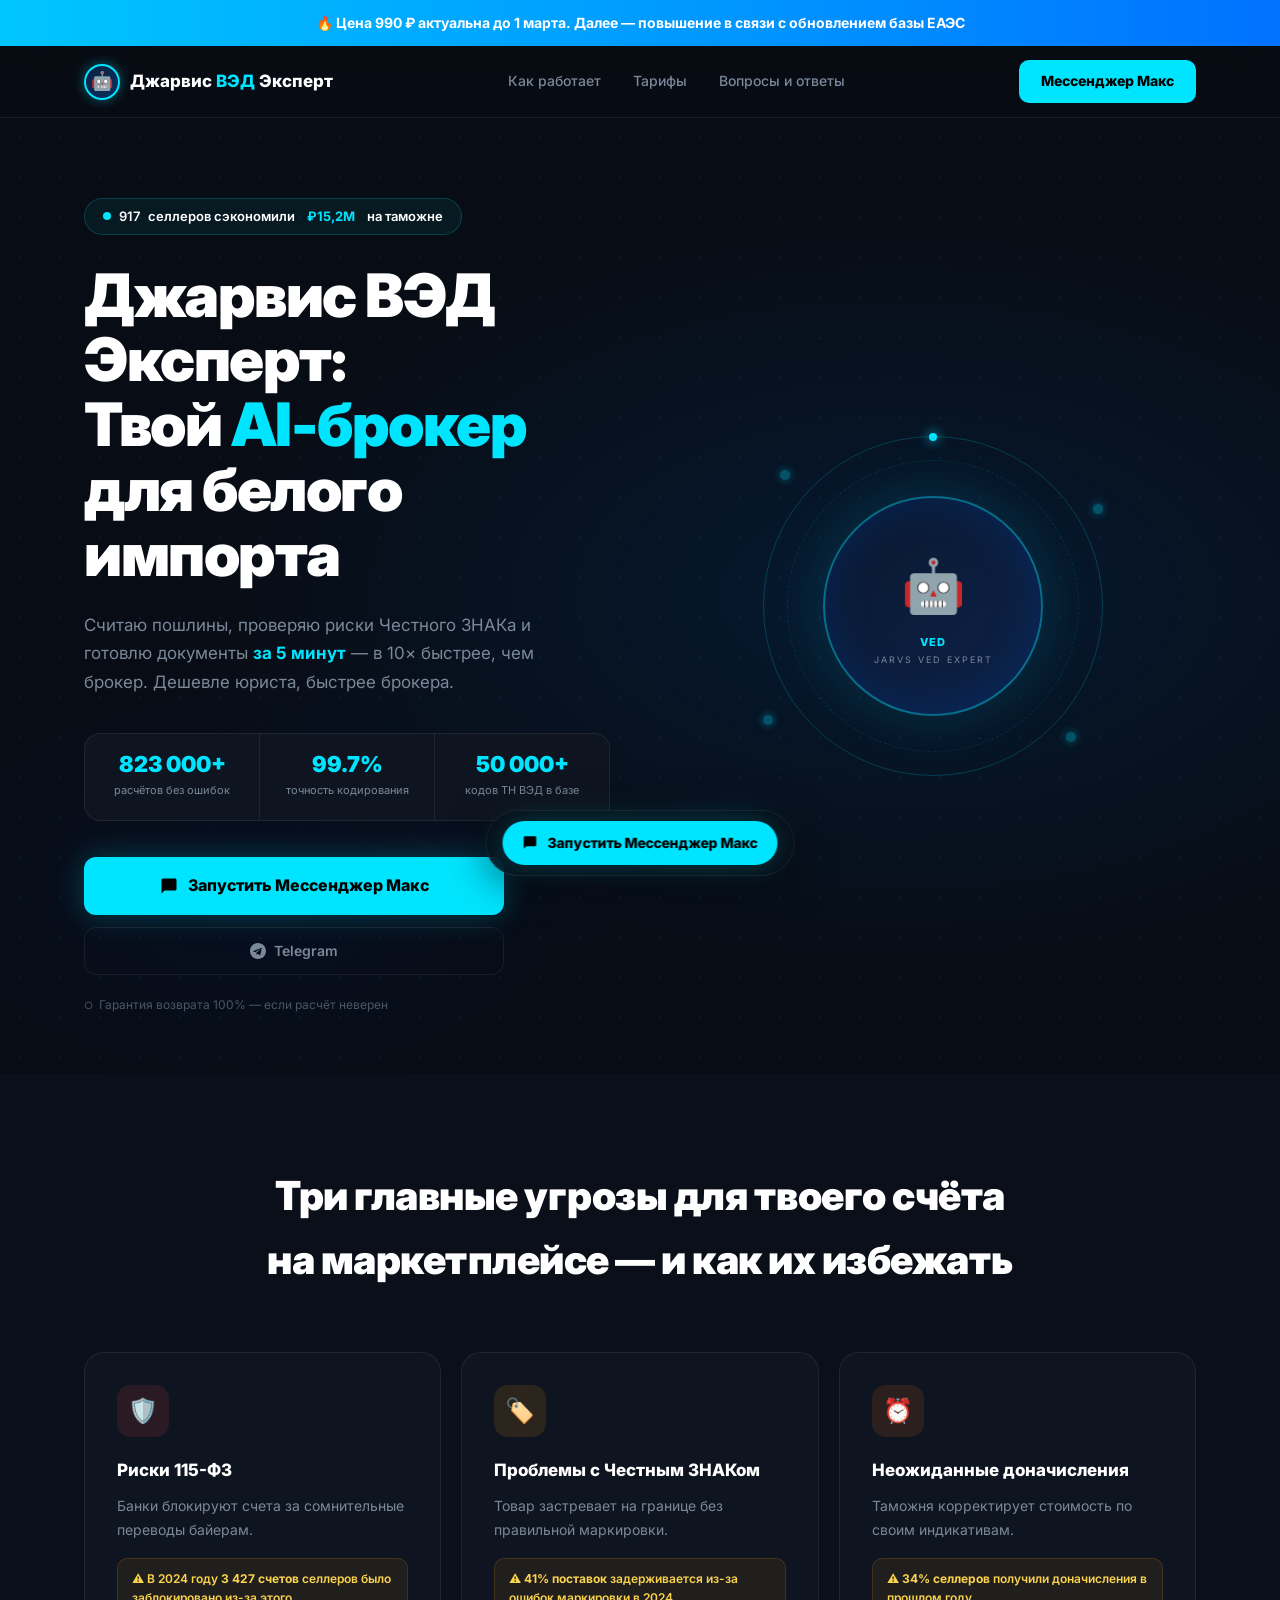
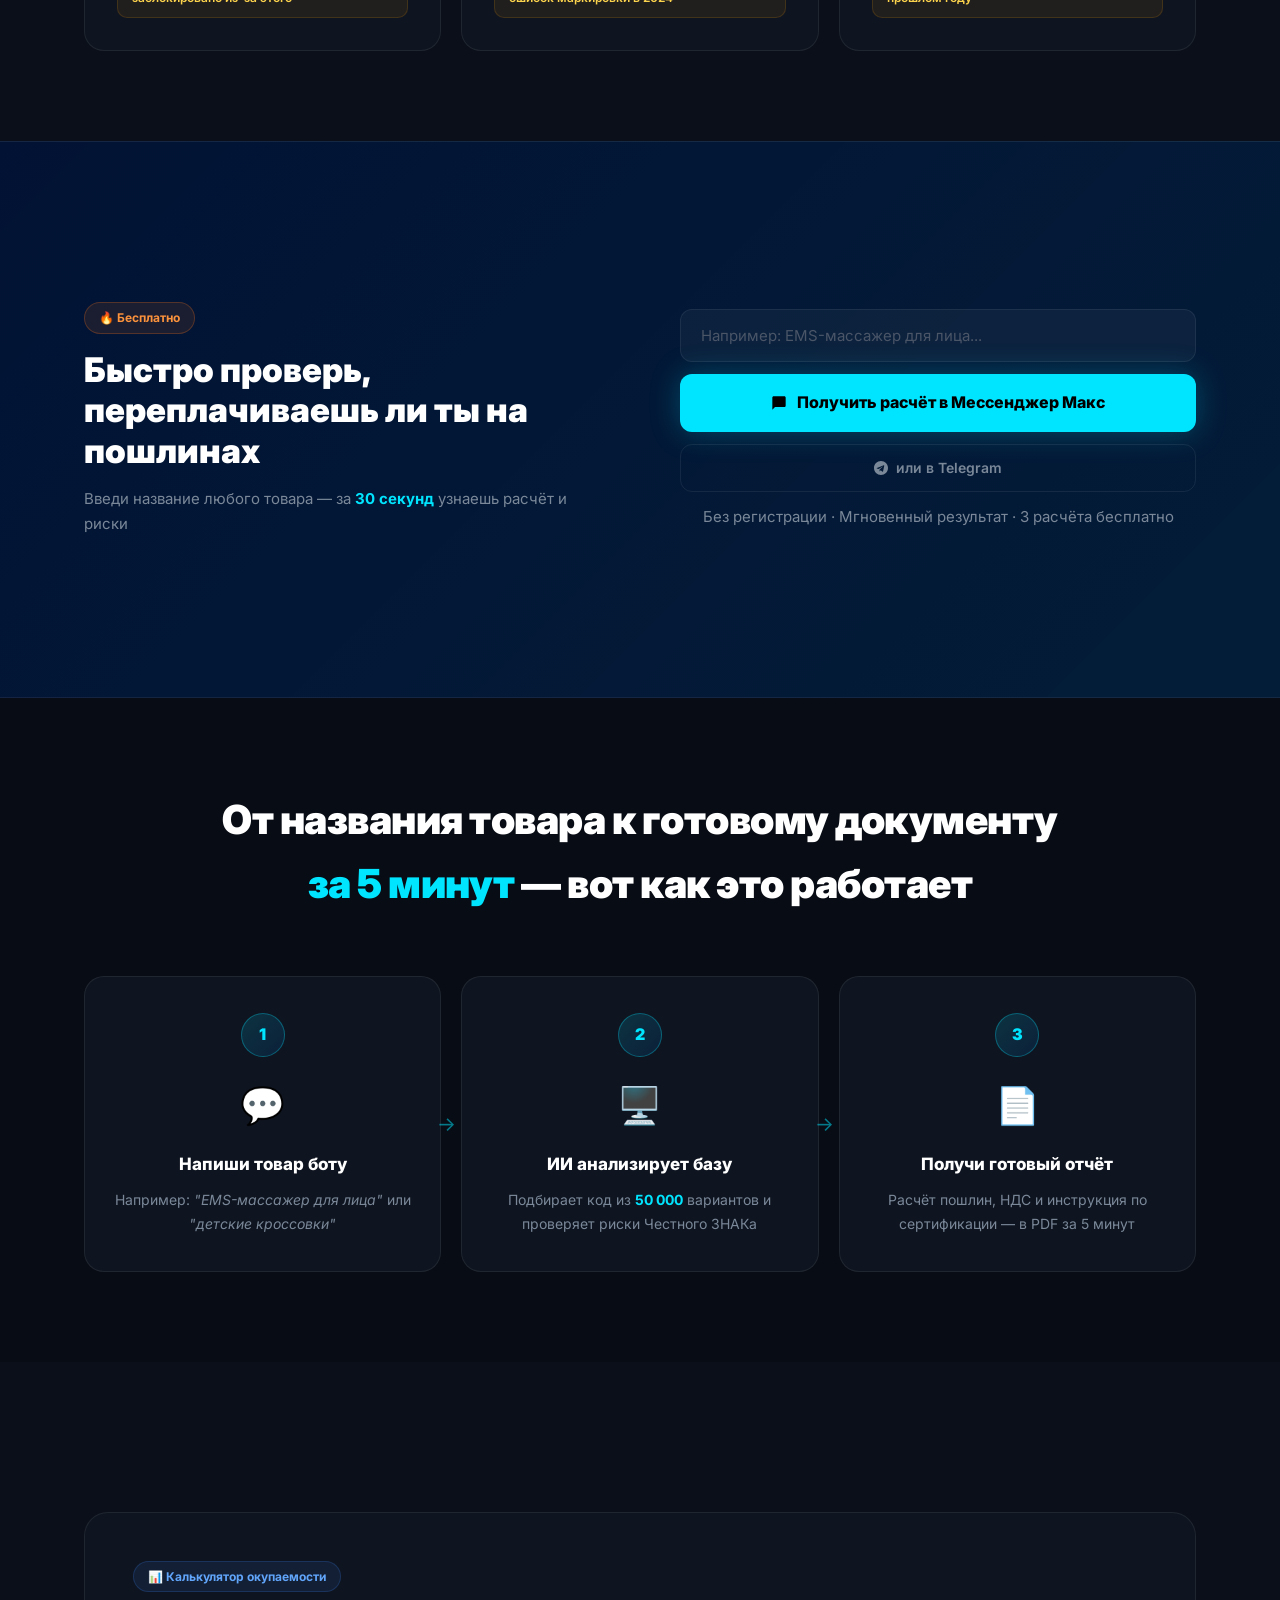
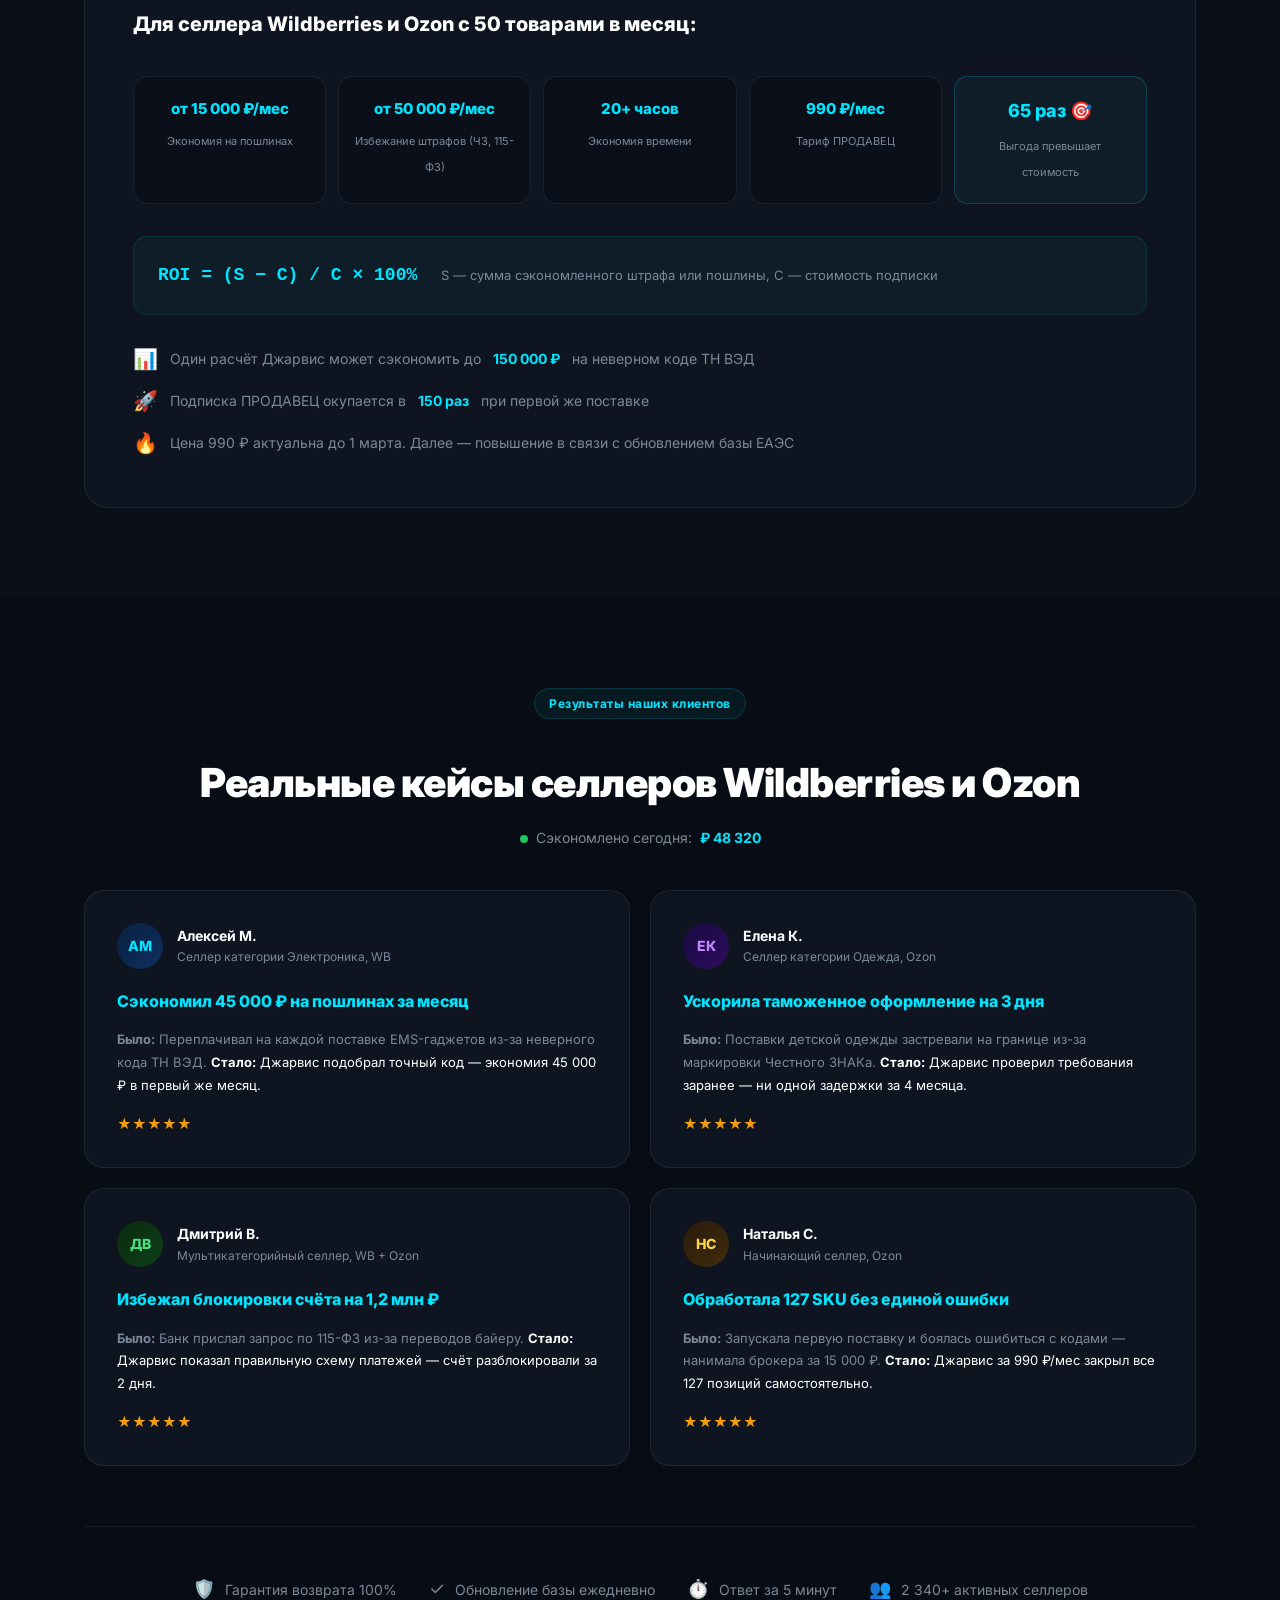
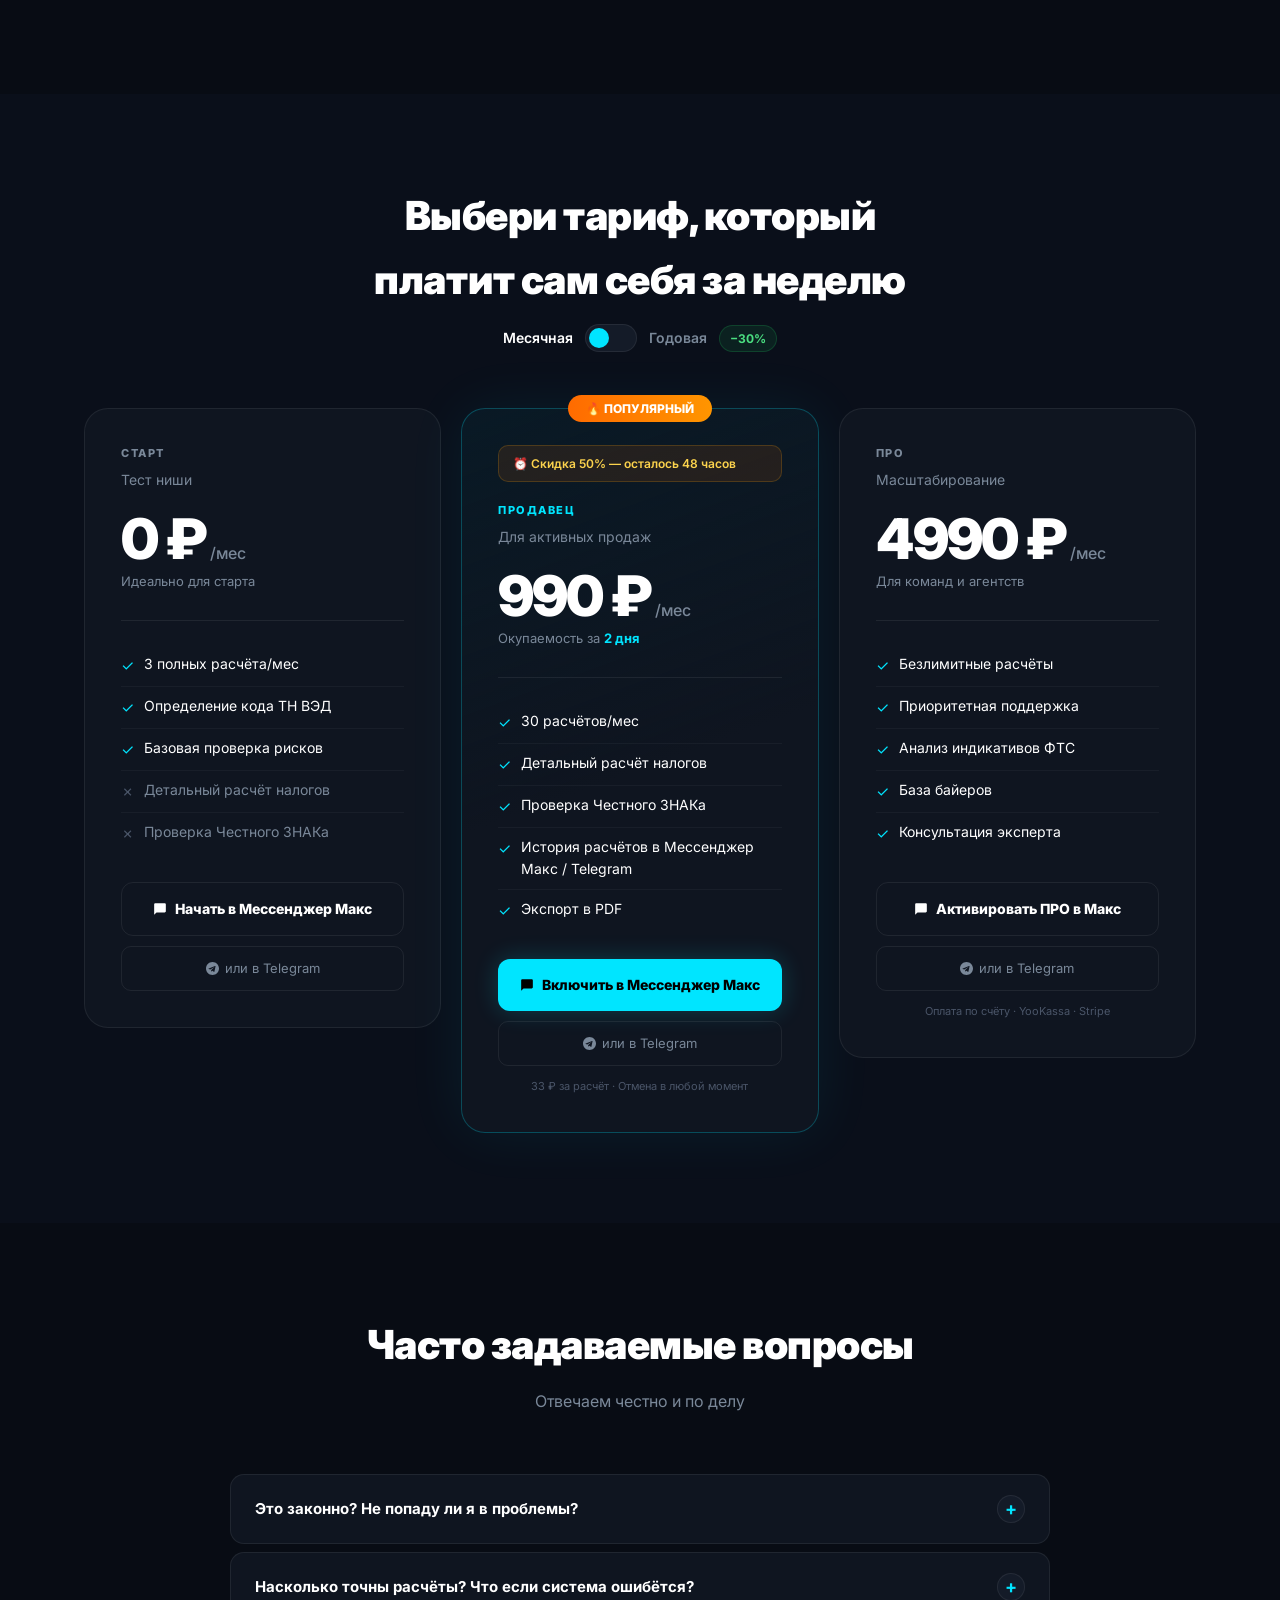
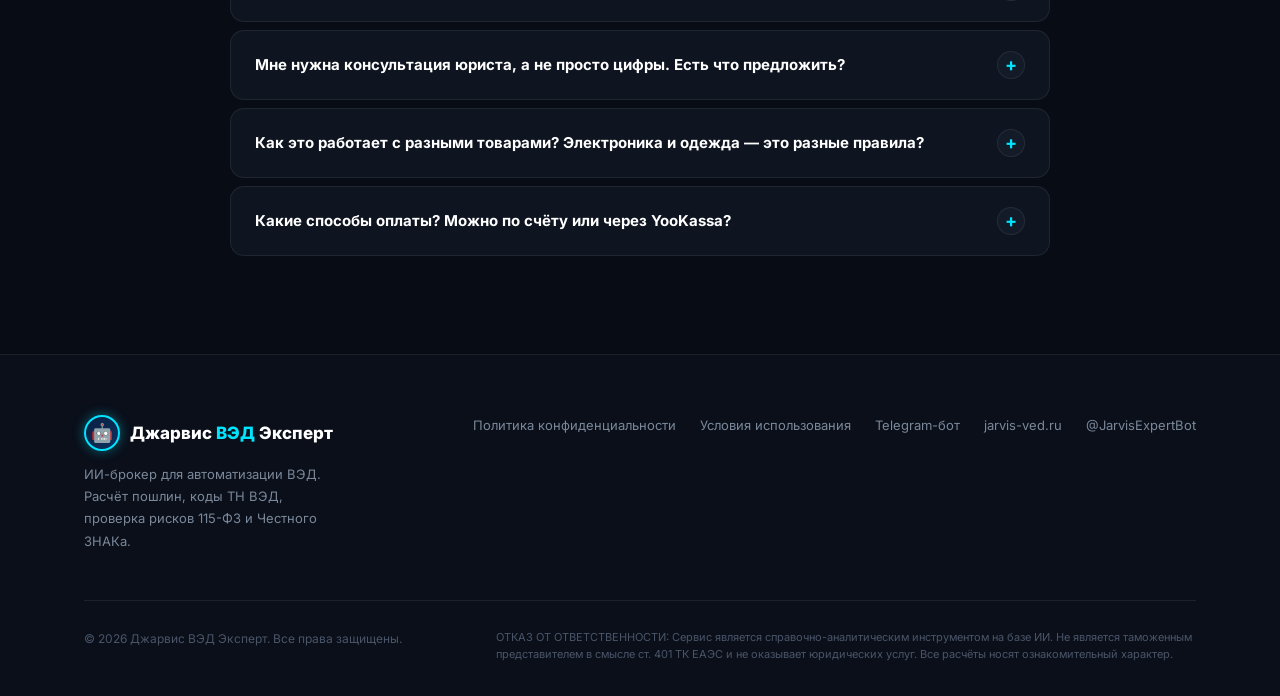
<file: index.html>
<!DOCTYPE html>
<html lang="ru">
<head>
    <meta charset="UTF-8">
    <meta name="viewport" content="width=device-width, initial-scale=1.0">
    <title>Джарвис ВЭД Эксперт — ИИ-брокер для белого импорта</title>
    <meta name="description" content="Джарвис ВЭД Эксперт — персональный ИИ-брокер для Wildberries и Ozon. Считаю пошлины, проверяю риски Честного ЗНАКа и готовлю документы за 5 минут. Тариф от 0 ₽.">
    <meta name="keywords" content="ВЭД, таможня, пошлины, Wildberries, Ozon, расчёт пошлин, ТН ВЭД, Честный ЗНАК, ИИ-брокер, белый импорт">
    <meta name="robots" content="index, follow">
    <link rel="canonical" href="https://jarvis-ved.ru/">
    <meta property="og:type" content="website">
    <meta property="og:title" content="Джарвис ВЭД Эксперт — ИИ-брокер для белого импорта">
    <meta property="og:description" content="Считаю пошлины, проверяю риски Честного ЗНАКа и готовлю документы за 5 минут.">
    <meta property="og:url" content="https://jarvis-ved.ru/">
    <meta property="og:locale" content="ru_RU">
    <meta name="google-site-verification" content="0ab32bf04b70e72a">
    <meta name="yandex-verification" content="4b9779f9bb06142b">
    <link rel="icon" href="/favicon.png" type="image/png">
    <script type="application/ld+json">{"@context":"https://schema.org","@type":"SoftwareApplication","name":"Джарвис ВЭД Эксперт","applicationCategory":"BusinessApplication","description":"ИИ-брокер для расчёта таможенных пошлин и белого импорта","url":"https://jarvis-ved.ru","offers":[{"@type":"Offer","name":"СТАРТ","price":"0","priceCurrency":"RUB"},{"@type":"Offer","name":"ПРОДАВЕЦ","price":"990","priceCurrency":"RUB"},{"@type":"Offer","name":"ПРО","price":"4990","priceCurrency":"RUB"}],"aggregateRating":{"@type":"AggregateRating","ratingValue":"5","reviewCount":"2340"}}</script>
    <link rel="preconnect" href="https://fonts.googleapis.com">
    <link href="https://fonts.googleapis.com/css2?family=Inter:wght@400;500;600;700;800;900&display=swap" rel="stylesheet">
    <style>
        :root {
            --cyan: #00E5FF;
            --cyan-dim: rgba(0,229,255,0.15);
            --cyan-glow: rgba(0,229,255,0.08);
            --bg: #080C14;
            --bg2: #0A0F1A;
            --bg3: #0D1220;
            --card: #0F1520;
            --card2: #141B28;
            --border: rgba(255,255,255,0.07);
            --border-cyan: rgba(0,229,255,0.25);
            --text: #FFFFFF;
            --muted: #7A8899;
            --muted2: #4A5568;
            --green: #22C55E;
            --red: #EF4444;
            --yellow: #F59E0B;
            --orange: #F97316;
        }
        * { margin:0; padding:0; box-sizing:border-box; }
        html { scroll-behavior:smooth; }
        body { font-family:'Inter',sans-serif; background:var(--bg); color:var(--text); line-height:1.6; overflow-x:hidden; }
        .container { max-width:1160px; margin:0 auto; padding:0 24px; }

        /* ===== STICKY CTA BAR ===== */
        .sticky-bar {
            background:linear-gradient(90deg,#00C6FF,#0072FF);
            padding:12px 24px;
            text-align:center;
            font-size:14px;
            font-weight:700;
            color:#fff;
            position:relative;
            z-index:999;
        }
        .sticky-bar a { color:#fff; text-decoration:none; }

        /* ===== HEADER ===== */
        header {
            position:sticky; top:0; z-index:1000;
            background:rgba(8,12,20,0.92);
            backdrop-filter:blur(20px);
            border-bottom:1px solid var(--border);
        }
        .header-inner {
            display:flex; align-items:center; justify-content:space-between;
            padding:14px 24px; max-width:1160px; margin:0 auto;
        }
        .logo { display:flex; align-items:center; gap:10px; text-decoration:none; }
        .logo-img {
            width:36px; height:36px;
            background:linear-gradient(135deg,#0A2040,#0D3060);
            border-radius:50%;
            border:2px solid var(--cyan);
            display:flex; align-items:center; justify-content:center;
            font-size:18px;
            box-shadow:0 0 12px rgba(0,229,255,0.4);
        }
        .logo-text { font-size:17px; font-weight:800; color:var(--text); }
        .logo-text .ved { color:var(--cyan); }
        nav { display:flex; gap:32px; }
        nav a { color:var(--muted); text-decoration:none; font-size:14px; font-weight:500; transition:color 0.2s; }
        nav a:hover { color:var(--text); }
        .btn-max {
            background:var(--cyan);
            color:#000;
            padding:10px 22px;
            border-radius:10px;
            text-decoration:none;
            font-weight:800;
            font-size:14px;
            transition:all 0.25s;
            white-space:nowrap;
        }
        .btn-max:hover { background:#00CFEA; box-shadow:0 4px 20px rgba(0,229,255,0.4); }

        /* ===== HERO ===== */
        .hero {
            padding:80px 0 60px;
            position:relative;
            overflow:hidden;
            min-height:90vh;
            display:flex; align-items:center;
        }
        .hero-bg {
            position:absolute; inset:0;
            background:radial-gradient(ellipse 80% 60% at 70% 50%, rgba(0,50,100,0.35) 0%, transparent 70%),
                        radial-gradient(ellipse 50% 40% at 20% 80%, rgba(0,20,60,0.3) 0%, transparent 60%);
            pointer-events:none;
        }
        /* Dot grid */
        .hero-bg::after {
            content:'';
            position:absolute; inset:0;
            background-image:radial-gradient(rgba(0,229,255,0.08) 1px, transparent 1px);
            background-size:40px 40px;
            pointer-events:none;
        }
        .hero-inner {
            display:grid;
            grid-template-columns:1fr 1fr;
            gap:60px;
            align-items:center;
            position:relative;
            z-index:1;
        }
        .hero-badge {
            display:inline-flex; align-items:center; gap:8px;
            background:rgba(0,229,255,0.06);
            border:1px solid rgba(0,229,255,0.2);
            border-radius:100px;
            padding:7px 18px;
            font-size:13px; font-weight:600;
            color:var(--text);
            margin-bottom:28px;
        }
        .hero-badge .dot { width:8px; height:8px; border-radius:50%; background:var(--cyan); animation:pulse 2s infinite; }
        @keyframes pulse { 0%,100%{opacity:1} 50%{opacity:0.4} }
        .hero h1 {
            font-size:clamp(36px,5.5vw,60px);
            font-weight:900;
            line-height:1.08;
            margin-bottom:24px;
            letter-spacing:-1.5px;
        }
        .hero h1 .cyan { color:var(--cyan); }
        .hero-sub {
            font-size:17px;
            color:var(--muted);
            line-height:1.7;
            margin-bottom:36px;
            max-width:480px;
        }
        .hero-sub strong { color:var(--cyan); font-weight:700; }
        .hero-stats {
            display:flex; gap:0;
            background:var(--card);
            border:1px solid var(--border);
            border-radius:16px;
            overflow:hidden;
            margin-bottom:36px;
        }
        .hero-stat {
            flex:1; padding:18px 20px; text-align:center;
            border-right:1px solid var(--border);
        }
        .hero-stat:last-child { border-right:none; }
        .hero-stat-val {
            font-size:22px; font-weight:900;
            color:var(--cyan);
            display:block; line-height:1.1;
        }
        .hero-stat-label { font-size:11px; color:var(--muted); margin-top:3px; }
        .hero-cta { display:flex; flex-direction:column; gap:12px; max-width:420px; }
        .btn-primary {
            display:flex; align-items:center; justify-content:center; gap:10px;
            background:var(--cyan);
            color:#000;
            padding:16px 28px;
            border-radius:12px;
            text-decoration:none;
            font-weight:800; font-size:16px;
            transition:all 0.25s;
            box-shadow:0 0 30px rgba(0,229,255,0.25);
        }
        .btn-primary:hover { background:#00CFEA; box-shadow:0 6px 30px rgba(0,229,255,0.45); transform:translateY(-2px); }
        .btn-tg {
            display:flex; align-items:center; justify-content:center; gap:8px;
            background:transparent;
            color:var(--muted);
            padding:12px 28px;
            border-radius:12px;
            text-decoration:none;
            font-weight:600; font-size:14px;
            border:1px solid var(--border);
            transition:all 0.25s;
        }
        .btn-tg:hover { border-color:var(--border-cyan); color:var(--text); }
        .hero-guarantee { font-size:12px; color:var(--muted2); margin-top:8px; display:flex; align-items:center; gap:6px; }
        .hero-guarantee::before { content:'○'; color:var(--muted2); font-size:10px; }

        /* ===== ROBOT VISUAL ===== */
        .hero-visual {
            display:flex; align-items:center; justify-content:center;
            position:relative;
        }
        .robot-wrap {
            position:relative;
            width:340px; height:340px;
        }
        /* Outer ring */
        .robot-ring {
            position:absolute; inset:0;
            border-radius:50%;
            border:1px solid rgba(0,229,255,0.2);
            animation:spin 20s linear infinite;
        }
        .robot-ring::before {
            content:'';
            position:absolute;
            top:-4px; left:50%;
            transform:translateX(-50%);
            width:8px; height:8px;
            border-radius:50%;
            background:var(--cyan);
            box-shadow:0 0 12px var(--cyan);
        }
        @keyframes spin { from{transform:rotate(0deg)} to{transform:rotate(360deg)} }
        /* Middle ring */
        .robot-ring2 {
            position:absolute;
            inset:24px;
            border-radius:50%;
            border:1px dashed rgba(0,229,255,0.12);
            animation:spin 30s linear infinite reverse;
        }
        /* Dots on outer ring */
        .robot-dot {
            position:absolute;
            width:6px; height:6px;
            border-radius:50%;
            background:rgba(0,229,255,0.5);
        }
        /* Center circle */
        .robot-center {
            position:absolute;
            inset:60px;
            border-radius:50%;
            background:linear-gradient(135deg,#0A1830,#0D2248);
            border:2px solid rgba(0,229,255,0.4);
            display:flex; flex-direction:column; align-items:center; justify-content:center;
            box-shadow:0 0 60px rgba(0,229,255,0.15), inset 0 0 40px rgba(0,50,120,0.5);
        }
        .robot-icon { font-size:52px; margin-bottom:6px; }
        .robot-label { font-size:11px; font-weight:800; color:var(--cyan); letter-spacing:1px; }
        .robot-sublabel { font-size:9px; color:var(--muted); letter-spacing:2px; margin-top:2px; }
        /* Floating dots around */
        .robot-float {
            position:absolute;
            width:10px; height:10px;
            border-radius:50%;
            background:rgba(0,229,255,0.3);
            box-shadow:0 0 8px rgba(0,229,255,0.4);
        }
        .rf1 { top:10%; left:5%; animation:float 4s ease-in-out infinite; }
        .rf2 { top:20%; right:0%; animation:float 5s ease-in-out infinite 1s; }
        .rf3 { bottom:15%; left:0%; animation:float 3.5s ease-in-out infinite 0.5s; }
        .rf4 { bottom:10%; right:8%; animation:float 4.5s ease-in-out infinite 1.5s; }
        @keyframes float { 0%,100%{transform:translateY(0)} 50%{transform:translateY(-12px)} }

        /* ===== SECTION COMMON ===== */
        section { padding:90px 0; }
        .section-tag {
            display:inline-flex; align-items:center; gap:6px;
            background:rgba(0,229,255,0.06);
            border:1px solid rgba(0,229,255,0.15);
            border-radius:100px;
            padding:5px 14px;
            font-size:12px; font-weight:700;
            color:var(--cyan);
            margin-bottom:16px;
            letter-spacing:0.5px;
        }
        h2.s-title {
            font-size:clamp(26px,4vw,40px);
            font-weight:900;
            text-align:center;
            margin-bottom:12px;
            letter-spacing:-0.5px;
        }
        h2.s-title .cyan { color:var(--cyan); }
        .s-sub { text-align:center; color:var(--muted); font-size:16px; margin-bottom:60px; }

        /* ===== THREATS ===== */
        .threats-section { background:var(--bg2); }
        .threats-grid {
            display:grid;
            grid-template-columns:repeat(3,1fr);
            gap:20px;
            margin-top:60px;
        }
        .threat-card {
            background:var(--card);
            border:1px solid var(--border);
            border-radius:20px;
            padding:32px;
            transition:all 0.3s;
        }
        .threat-card:hover { border-color:rgba(0,229,255,0.15); transform:translateY(-3px); }
        .threat-icon {
            width:52px; height:52px;
            border-radius:14px;
            display:flex; align-items:center; justify-content:center;
            font-size:24px;
            margin-bottom:20px;
        }
        .threat-icon.red { background:rgba(239,68,68,0.12); }
        .threat-icon.yellow { background:rgba(245,158,11,0.12); }
        .threat-icon.orange { background:rgba(249,115,22,0.12); }
        .threat-card h3 { font-size:17px; font-weight:800; margin-bottom:10px; }
        .threat-card p { color:var(--muted); font-size:14px; line-height:1.7; margin-bottom:16px; }
        .threat-stat {
            background:rgba(245,158,11,0.08);
            border:1px solid rgba(245,158,11,0.15);
            border-radius:10px;
            padding:10px 14px;
            font-size:12px; color:#FCD34D;
            font-weight:600;
        }

        /* ===== LEAD FORM ===== */
        .lead-section {
            background:linear-gradient(135deg,rgba(0,20,60,0.8),rgba(0,40,80,0.6));
            border-top:1px solid var(--border);
            border-bottom:1px solid var(--border);
        }
        .lead-inner {
            display:grid;
            grid-template-columns:1fr 1fr;
            gap:80px;
            align-items:center;
            padding:70px 0;
        }
        .lead-tag {
            display:inline-flex; align-items:center; gap:6px;
            background:rgba(249,115,22,0.1);
            border:1px solid rgba(249,115,22,0.25);
            border-radius:100px;
            padding:5px 14px;
            font-size:12px; font-weight:700;
            color:#FB923C;
            margin-bottom:16px;
        }
        .lead-inner h2 { font-size:clamp(22px,3.5vw,34px); font-weight:900; margin-bottom:14px; line-height:1.2; }
        .lead-inner p { color:var(--muted); font-size:15px; line-height:1.7; }
        .lead-inner p strong { color:var(--cyan); }
        .lead-form { display:flex; flex-direction:column; gap:12px; }
        .lead-input {
            background:rgba(255,255,255,0.04);
            border:1px solid var(--border);
            border-radius:12px;
            padding:16px 20px;
            color:var(--text);
            font-size:15px;
            font-family:'Inter',sans-serif;
            outline:none;
            transition:border-color 0.2s, box-shadow 0.2s;
            width:100%;
        }
        .lead-input:focus { border-color:var(--cyan); box-shadow:0 0 0 3px rgba(0,229,255,0.08); }
        .lead-input::placeholder { color:var(--muted2); }
        .lead-note { font-size:12px; color:var(--muted2); text-align:center; }

        /* ===== HOW IT WORKS ===== */
        .how-grid {
            display:grid;
            grid-template-columns:repeat(3,1fr);
            gap:20px;
            margin-top:60px;
            position:relative;
        }
        .how-card {
            background:var(--card);
            border:1px solid var(--border);
            border-radius:20px;
            padding:36px 28px;
            text-align:center;
            transition:all 0.3s;
            position:relative;
        }
        .how-card:hover { border-color:var(--border-cyan); transform:translateY(-4px); }
        .how-num {
            width:44px; height:44px;
            border-radius:50%;
            background:linear-gradient(135deg,rgba(0,229,255,0.15),rgba(0,100,200,0.15));
            border:1px solid rgba(0,229,255,0.3);
            display:flex; align-items:center; justify-content:center;
            font-size:16px; font-weight:900; color:var(--cyan);
            margin:0 auto 20px;
        }
        .how-icon { font-size:36px; margin-bottom:16px; }
        .how-card h3 { font-size:17px; font-weight:800; margin-bottom:10px; }
        .how-card p { color:var(--muted); font-size:14px; line-height:1.7; }
        .how-arrow {
            position:absolute;
            top:50%; right:-16px;
            transform:translateY(-50%);
            color:var(--cyan);
            font-size:20px;
            z-index:1;
            opacity:0.5;
        }

        /* ===== ROI CALCULATOR ===== */
        .roi-section { background:var(--bg2); }
        .roi-card {
            background:var(--card);
            border:1px solid var(--border);
            border-radius:24px;
            padding:48px;
            margin-top:60px;
        }
        .roi-tag {
            display:inline-flex; align-items:center; gap:6px;
            background:rgba(59,130,246,0.1);
            border:1px solid rgba(59,130,246,0.2);
            border-radius:100px;
            padding:5px 14px;
            font-size:12px; font-weight:700;
            color:#60A5FA;
            margin-bottom:16px;
        }
        .roi-card h3 { font-size:20px; font-weight:800; margin-bottom:36px; }
        .roi-metrics {
            display:grid;
            grid-template-columns:repeat(5,1fr);
            gap:12px;
        }
        .roi-metric {
            background:var(--bg2);
            border:1px solid var(--border);
            border-radius:14px;
            padding:20px 16px;
            text-align:center;
        }
        .roi-metric-val { font-size:15px; font-weight:800; color:var(--cyan); display:block; margin-bottom:6px; }
        .roi-metric-label { font-size:11px; color:var(--muted); line-height:1.4; }
        .roi-formula {
            margin-top:32px;
            background:rgba(0,229,255,0.04);
            border:1px solid rgba(0,229,255,0.1);
            border-radius:14px;
            padding:24px;
            display:flex; align-items:center; gap:24px; flex-wrap:wrap;
        }
        .roi-formula-math { font-size:18px; font-weight:700; color:var(--cyan); font-family:monospace; }
        .roi-formula-desc { font-size:13px; color:var(--muted); flex:1; }
        .roi-highlights { display:flex; flex-direction:column; gap:10px; margin-top:28px; }
        .roi-highlight {
            display:flex; align-items:center; gap:12px;
            font-size:14px; color:var(--muted);
        }
        .roi-highlight .icon { font-size:20px; flex-shrink:0; }

        /* ===== CASES ===== */
        .cases-section { background:var(--bg); }
        .cases-counter {
            text-align:center;
            font-size:14px; color:var(--muted);
            margin-bottom:40px;
            display:flex; align-items:center; justify-content:center; gap:8px;
        }
        .cases-counter .live { width:8px; height:8px; border-radius:50%; background:var(--green); animation:pulse 2s infinite; }
        .cases-counter strong { color:var(--cyan); }
        .cases-grid {
            display:grid;
            grid-template-columns:repeat(2,1fr);
            gap:20px;
        }
        .case-card {
            background:var(--card);
            border:1px solid var(--border);
            border-radius:20px;
            padding:32px;
            transition:all 0.3s;
        }
        .case-card:hover { border-color:rgba(0,229,255,0.15); transform:translateY(-3px); }
        .case-author { display:flex; align-items:center; gap:14px; margin-bottom:20px; }
        .case-avatar {
            width:46px; height:46px;
            border-radius:50%;
            display:flex; align-items:center; justify-content:center;
            font-weight:800; font-size:14px;
            flex-shrink:0;
            position:relative;
        }
        .case-avatar::after {
            content:'';
            position:absolute; inset:-2px;
            border-radius:50%;
            background:linear-gradient(135deg,var(--cyan),#0072FF);
            z-index:-1;
        }
        .av-am { background:linear-gradient(135deg,#0A2040,#0D3060); color:var(--cyan); }
        .av-ek { background:linear-gradient(135deg,#1A0A40,#2D0D60); color:#C084FC; }
        .av-dv { background:linear-gradient(135deg,#0A2A10,#0D4018); color:#4ADE80; }
        .av-ns { background:linear-gradient(135deg,#2A1A0A,#402D0D); color:#FCD34D; }
        .case-name { font-weight:700; font-size:14px; }
        .case-role { font-size:12px; color:var(--muted); }
        .case-result { font-size:16px; font-weight:800; color:var(--cyan); margin-bottom:14px; }
        .case-text { font-size:13px; color:var(--muted); line-height:1.75; }
        .case-text .was { color:var(--muted); }
        .case-text .became { color:var(--text); }
        .case-stars { margin-top:16px; color:var(--yellow); font-size:14px; }
        .trust-bar {
            display:flex; gap:32px; flex-wrap:wrap; justify-content:center;
            margin-top:60px;
            padding-top:48px;
            border-top:1px solid var(--border);
        }
        .trust-item { display:flex; align-items:center; gap:10px; font-size:14px; color:var(--muted); }
        .trust-item .ti-icon { font-size:18px; }

        /* ===== PRICING ===== */
        .pricing-section { background:var(--bg2); }
        .pricing-toggle {
            display:flex; align-items:center; justify-content:center; gap:12px;
            margin-bottom:56px;
        }
        .toggle-label { font-size:14px; font-weight:600; color:var(--muted); }
        .toggle-label.active { color:var(--text); }
        .toggle-switch {
            width:52px; height:28px;
            background:var(--card2);
            border:1px solid var(--border);
            border-radius:100px;
            position:relative;
            cursor:pointer;
        }
        .toggle-knob {
            position:absolute;
            top:3px; left:3px;
            width:20px; height:20px;
            border-radius:50%;
            background:var(--cyan);
            transition:left 0.25s;
        }
        .toggle-switch.annual .toggle-knob { left:27px; }
        .badge-save {
            background:rgba(34,197,94,0.1);
            border:1px solid rgba(34,197,94,0.2);
            color:#4ADE80;
            padding:3px 10px;
            border-radius:100px;
            font-size:12px; font-weight:700;
        }
        .pricing-grid {
            display:grid;
            grid-template-columns:repeat(3,1fr);
            gap:20px;
            align-items:start;
        }
        .price-card {
            background:var(--card);
            border:1px solid var(--border);
            border-radius:24px;
            padding:36px;
            position:relative;
            transition:all 0.3s;
        }
        .price-card:hover { transform:translateY(-4px); }
        .price-card.popular {
            border-color:var(--border-cyan);
            background:linear-gradient(160deg,rgba(0,229,255,0.05) 0%,var(--card) 50%);
            box-shadow:0 0 60px rgba(0,229,255,0.07);
        }
        .popular-badge {
            position:absolute;
            top:-14px; left:50%;
            transform:translateX(-50%);
            background:linear-gradient(90deg,#FF6B00,#FF9500);
            color:#fff;
            padding:4px 18px;
            border-radius:100px;
            font-size:12px; font-weight:800;
            white-space:nowrap;
        }
        .urgency-badge {
            background:rgba(180,83,9,0.15);
            border:1px solid rgba(245,158,11,0.2);
            border-radius:10px;
            padding:8px 14px;
            font-size:12px; color:#FCD34D;
            font-weight:600;
            margin-bottom:20px;
            display:flex; align-items:center; gap:6px;
        }
        .price-tier { font-size:11px; font-weight:800; letter-spacing:1.5px; color:var(--muted); text-transform:uppercase; margin-bottom:6px; }
        .price-tier.cyan { color:var(--cyan); }
        .price-desc { font-size:14px; color:var(--muted); margin-bottom:20px; }
        .price-amount { font-size:56px; font-weight:900; line-height:1; letter-spacing:-2px; margin-bottom:4px; }
        .price-amount .currency { font-size:28px; font-weight:700; vertical-align:super; }
        .price-amount .period { font-size:16px; font-weight:500; color:var(--muted); letter-spacing:0; }
        .price-okup { font-size:13px; color:var(--muted); margin-bottom:28px; }
        .price-okup strong { color:var(--cyan); }
        .price-divider { height:1px; background:var(--border); margin:24px 0; }
        .price-features { list-style:none; margin-bottom:28px; }
        .price-features li {
            display:flex; align-items:flex-start; gap:10px;
            padding:8px 0;
            font-size:14px;
            border-bottom:1px solid rgba(255,255,255,0.04);
        }
        .price-features li:last-child { border-bottom:none; }
        .pf-check { color:var(--cyan); font-size:15px; flex-shrink:0; margin-top:1px; }
        .pf-cross { color:var(--muted2); font-size:15px; flex-shrink:0; margin-top:1px; }
        .pf-text { color:var(--muted); }
        .pf-text.active { color:var(--text); }
        .btn-plan {
            display:flex; align-items:center; justify-content:center; gap:8px;
            width:100%; padding:15px;
            border-radius:12px;
            text-decoration:none;
            font-weight:800; font-size:14px;
            transition:all 0.25s;
            margin-bottom:10px;
        }
        .btn-plan.cyan {
            background:var(--cyan); color:#000;
            box-shadow:0 0 24px rgba(0,229,255,0.2);
        }
        .btn-plan.cyan:hover { background:#00CFEA; box-shadow:0 6px 24px rgba(0,229,255,0.4); transform:translateY(-2px); }
        .btn-plan.outline {
            background:transparent; color:var(--text);
            border:1px solid var(--border);
        }
        .btn-plan.outline:hover { border-color:var(--border-cyan); color:var(--cyan); }
        .btn-plan-tg {
            display:flex; align-items:center; justify-content:center; gap:6px;
            width:100%; padding:11px;
            border-radius:10px;
            text-decoration:none;
            font-size:13px; color:var(--muted);
            border:1px solid var(--border);
            transition:all 0.2s;
        }
        .btn-plan-tg:hover { color:var(--text); border-color:rgba(255,255,255,0.15); }
        .price-note { font-size:11px; color:var(--muted2); text-align:center; margin-top:12px; }

        /* ===== FAQ ===== */
        .faq-list { max-width:820px; margin:60px auto 0; }
        .faq-item {
            background:var(--card);
            border:1px solid var(--border);
            border-radius:14px;
            margin-bottom:8px;
            overflow:hidden;
            transition:border-color 0.3s;
        }
        .faq-item.open { border-color:rgba(0,229,255,0.2); }
        .faq-q {
            padding:20px 24px;
            font-weight:700; font-size:15px;
            cursor:pointer;
            display:flex; justify-content:space-between; align-items:center; gap:16px;
        }
        .faq-icon {
            width:28px; height:28px;
            border-radius:50%;
            background:var(--card2);
            border:1px solid var(--border);
            display:flex; align-items:center; justify-content:center;
            font-size:18px; color:var(--cyan);
            flex-shrink:0;
            transition:transform 0.3s;
        }
        .faq-item.open .faq-icon { transform:rotate(45deg); }
        .faq-a {
            padding:0 24px 20px;
            color:var(--muted); font-size:14px; line-height:1.8;
            display:none;
        }
        .faq-item.open .faq-a { display:block; }

        /* ===== FOOTER ===== */
        footer {
            padding:60px 0 32px;
            border-top:1px solid var(--border);
            background:var(--bg2);
        }
        .footer-inner { display:flex; justify-content:space-between; align-items:flex-start; gap:40px; flex-wrap:wrap; margin-bottom:48px; }
        .footer-brand p { color:var(--muted); font-size:13px; line-height:1.7; max-width:260px; margin-top:12px; }
        .footer-links { display:flex; gap:24px; flex-wrap:wrap; }
        .footer-links a { color:var(--muted); text-decoration:none; font-size:13px; transition:color 0.2s; }
        .footer-links a:hover { color:var(--cyan); }
        .footer-bottom {
            padding-top:28px;
            border-top:1px solid var(--border);
            display:flex; justify-content:space-between; align-items:flex-start; gap:24px; flex-wrap:wrap;
        }
        .footer-copy { font-size:12px; color:var(--muted2); }
        .footer-disclaimer { font-size:11px; color:var(--muted2); max-width:700px; line-height:1.6; }

        /* ===== FLOATING CTA ===== */
        .float-cta {
            position:fixed;
            bottom:24px; left:50%;
            transform:translateX(-50%);
            z-index:900;
            display:flex; gap:12px;
            background:rgba(8,12,20,0.85);
            backdrop-filter:blur(16px);
            border:1px solid var(--border);
            border-radius:100px;
            padding:10px 16px;
            box-shadow:0 8px 40px rgba(0,0,0,0.5);
        }

        /* ===== RESPONSIVE ===== */
        @media (max-width:960px) {
            .hero-inner { grid-template-columns:1fr; }
            .hero-visual { display:none; }
            .threats-grid { grid-template-columns:1fr; }
            .lead-inner { grid-template-columns:1fr; gap:40px; }
            .how-grid { grid-template-columns:1fr; }
            .roi-metrics { grid-template-columns:repeat(2,1fr); }
            .cases-grid { grid-template-columns:1fr; }
            .pricing-grid { grid-template-columns:1fr; }
            nav { display:none; }
            .float-cta { display:none; }
        }
        @media (max-width:640px) {
            section { padding:64px 0; }
            .hero { padding:60px 0 40px; min-height:auto; }
            .hero-stats { flex-wrap:wrap; }
            .roi-metrics { grid-template-columns:1fr 1fr; }
            .footer-inner { flex-direction:column; }
        }
    </style>
</head>
<body>

<!-- STICKY BAR -->
<div class="sticky-bar">
    <a href="https://t.me/JarvisExpertBot">🔥 Цена 990 ₽ актуальна до 1 марта. Далее — повышение в связи с обновлением базы ЕАЭС</a>
</div>

<!-- HEADER -->
<header>
    <div class="header-inner">
        <a href="/" class="logo">
            <div class="logo-img">🤖</div>
            <span class="logo-text">Джарвис <span class="ved">ВЭД</span> Эксперт</span>
        </a>
        <nav>
            <a href="#how">Как работает</a>
            <a href="#pricing">Тарифы</a>
            <a href="#faq">Вопросы и ответы</a>
        </nav>
        <a href="https://t.me/JarvisExpertBot" class="btn-max">Мессенджер Макс</a>
    </div>
</header>

<!-- HERO -->
<section class="hero">
    <div class="hero-bg"></div>
    <div class="container">
        <div class="hero-inner">
            <div class="hero-left">
                <div class="hero-badge">
                    <span class="dot"></span>
                    <span id="sellers-count">917</span> селлеров сэкономили <strong style="color:var(--cyan);margin:0 4px">₽15,2М</strong> на таможне
                </div>
                <h1>Джарвис ВЭД Эксперт:<br>Твой <span class="cyan">AI-брокер</span><br>для белого импорта</h1>
                <p class="hero-sub">Считаю пошлины, проверяю риски Честного ЗНАКа и готовлю документы <strong>за 5 минут</strong> — в 10× быстрее, чем брокер. Дешевле юриста, быстрее брокера.</p>
                <div class="hero-stats">
                    <div class="hero-stat">
                        <span class="hero-stat-val">823 000+</span>
                        <span class="hero-stat-label">расчётов без ошибок</span>
                    </div>
                    <div class="hero-stat">
                        <span class="hero-stat-val">99.7%</span>
                        <span class="hero-stat-label">точность кодирования</span>
                    </div>
                    <div class="hero-stat">
                        <span class="hero-stat-val">50 000+</span>
                        <span class="hero-stat-label">кодов ТН ВЭД в базе</span>
                    </div>
                </div>
                <div class="hero-cta">
                    <a href="https://t.me/JarvisExpertBot" class="btn-primary">
                        <svg width="18" height="18" viewBox="0 0 24 24" fill="currentColor"><path d="M20 2H4c-1.1 0-2 .9-2 2v18l4-4h14c1.1 0 2-.9 2-2V4c0-1.1-.9-2-2-2z"/></svg>
                        Запустить Мессенджер Макс
                    </a>
                    <a href="https://t.me/JarvisExpertBot" class="btn-tg">
                        <svg width="16" height="16" viewBox="0 0 24 24" fill="currentColor"><path d="M12 0C5.373 0 0 5.373 0 12s5.373 12 12 12 12-5.373 12-12S18.627 0 12 0zm5.562 8.248l-2.01 9.47c-.145.658-.537.818-1.084.508l-3-2.21-1.447 1.394c-.16.16-.295.295-.605.295l.213-3.053 5.56-5.023c.242-.213-.054-.333-.373-.12l-6.871 4.326-2.962-.924c-.643-.204-.657-.643.136-.953l11.57-4.461c.537-.194 1.006.131.873.751z"/></svg>
                        Telegram
                    </a>
                    <div class="hero-guarantee">Гарантия возврата 100% — если расчёт неверен</div>
                </div>
            </div>
            <div class="hero-visual">
                <div class="robot-wrap">
                    <div class="robot-ring"></div>
                    <div class="robot-ring2"></div>
                    <div class="robot-center">
                        <div class="robot-icon">🤖</div>
                        <div class="robot-label">VED</div>
                        <div class="robot-sublabel">JARVS VED EXPERT</div>
                    </div>
                    <div class="robot-float rf1"></div>
                    <div class="robot-float rf2"></div>
                    <div class="robot-float rf3"></div>
                    <div class="robot-float rf4"></div>
                </div>
            </div>
        </div>
    </div>
</section>

<!-- THREATS -->
<section class="threats-section">
    <div class="container">
        <div style="text-align:center">
            <h2 class="s-title">Три главные угрозы для твоего счёта<br>на маркетплейсе — и как их избежать</h2>
        </div>
        <div class="threats-grid">
            <div class="threat-card">
                <div class="threat-icon red">🛡️</div>
                <h3>Риски 115-ФЗ</h3>
                <p>Банки блокируют счета за сомнительные переводы байерам.</p>
                <div class="threat-stat">⚠️ В 2024 году <strong>3 427 счетов</strong> селлеров было заблокировано из-за этого</div>
            </div>
            <div class="threat-card">
                <div class="threat-icon yellow">🏷️</div>
                <h3>Проблемы с Честным ЗНАКом</h3>
                <p>Товар застревает на границе без правильной маркировки.</p>
                <div class="threat-stat">⚠️ <strong>41% поставок</strong> задерживается из-за ошибок маркировки в 2024</div>
            </div>
            <div class="threat-card">
                <div class="threat-icon orange">⏰</div>
                <h3>Неожиданные доначисления</h3>
                <p>Таможня корректирует стоимость по своим индикативам.</p>
                <div class="threat-stat">⚠️ <strong>34% селлеров</strong> получили доначисления в прошлом году</div>
            </div>
        </div>
    </div>
</section>

<!-- LEAD FORM -->
<section class="lead-section">
    <div class="container">
        <div class="lead-inner">
            <div>
                <div class="lead-tag">🔥 Бесплатно</div>
                <h2>Быстро проверь, переплачиваешь ли ты на пошлинах</h2>
                <p>Введи название любого товара — за <strong>30 секунд</strong> узнаешь расчёт и риски</p>
            </div>
            <div class="lead-form">
                <input type="text" class="lead-input" id="leadInput" placeholder="Например: EMS-массажер для лица...">
                <a href="https://t.me/JarvisExpertBot" class="btn-primary" id="leadBtn">
                    <svg width="16" height="16" viewBox="0 0 24 24" fill="currentColor"><path d="M20 2H4c-1.1 0-2 .9-2 2v18l4-4h14c1.1 0 2-.9 2-2V4c0-1.1-.9-2-2-2z"/></svg>
                    Получить расчёт в Мессенджер Макс
                </a>
                <a href="https://t.me/JarvisExpertBot" class="btn-tg">
                    <svg width="14" height="14" viewBox="0 0 24 24" fill="currentColor"><path d="M12 0C5.373 0 0 5.373 0 12s5.373 12 12 12 12-5.373 12-12S18.627 0 12 0zm5.562 8.248l-2.01 9.47c-.145.658-.537.818-1.084.508l-3-2.21-1.447 1.394c-.16.16-.295.295-.605.295l.213-3.053 5.56-5.023c.242-.213-.054-.333-.373-.12l-6.871 4.326-2.962-.924c-.643-.204-.657-.643.136-.953l11.57-4.461c.537-.194 1.006.131.873.751z"/></svg>
                    или в Telegram
                </a>
                <p class="lead-note">Без регистрации · Мгновенный результат · 3 расчёта бесплатно</p>
            </div>
        </div>
    </div>
</section>

<!-- HOW IT WORKS -->
<section id="how">
    <div class="container">
        <div style="text-align:center">
            <h2 class="s-title">От названия товара к готовому документу<br><span class="cyan">за 5 минут</span> — вот как это работает</h2>
        </div>
        <div class="how-grid">
            <div class="how-card">
                <div class="how-num">1</div>
                <div class="how-icon">💬</div>
                <h3>Напиши товар боту</h3>
                <p>Например: <em>"EMS-массажер для лица"</em> или <em>"детские кроссовки"</em></p>
                <div class="how-arrow">→</div>
            </div>
            <div class="how-card">
                <div class="how-num">2</div>
                <div class="how-icon">🖥️</div>
                <h3>ИИ анализирует базу</h3>
                <p>Подбирает код из <strong style="color:var(--cyan)">50 000</strong> вариантов и проверяет риски Честного ЗНАКа</p>
                <div class="how-arrow">→</div>
            </div>
            <div class="how-card">
                <div class="how-num">3</div>
                <div class="how-icon">📄</div>
                <h3>Получи готовый отчёт</h3>
                <p>Расчёт пошлин, НДС и инструкция по сертификации — в PDF за 5 минут</p>
            </div>
        </div>
    </div>
</section>

<!-- ROI -->
<section class="roi-section">
    <div class="container">
        <div class="roi-card">
            <div class="roi-tag">📊 Калькулятор окупаемости</div>
            <h3>Для селлера Wildberries и Ozon с 50 товарами в месяц:</h3>
            <div class="roi-metrics">
                <div class="roi-metric">
                    <span class="roi-metric-val">от 15 000 ₽/мес</span>
                    <span class="roi-metric-label">Экономия на пошлинах</span>
                </div>
                <div class="roi-metric">
                    <span class="roi-metric-val">от 50 000 ₽/мес</span>
                    <span class="roi-metric-label">Избежание штрафов (ЧЗ, 115-ФЗ)</span>
                </div>
                <div class="roi-metric">
                    <span class="roi-metric-val">20+ часов</span>
                    <span class="roi-metric-label">Экономия времени</span>
                </div>
                <div class="roi-metric">
                    <span class="roi-metric-val">990 ₽/мес</span>
                    <span class="roi-metric-label">Тариф ПРОДАВЕЦ</span>
                </div>
                <div class="roi-metric" style="border-color:rgba(0,229,255,0.2);background:rgba(0,229,255,0.04)">
                    <span class="roi-metric-val" style="font-size:18px">65 раз 🎯</span>
                    <span class="roi-metric-label">Выгода превышает стоимость</span>
                </div>
            </div>
            <div class="roi-formula">
                <div class="roi-formula-math">ROI = (S − C) / C × 100%</div>
                <div class="roi-formula-desc">S — сумма сэкономленного штрафа или пошлины, C — стоимость подписки</div>
            </div>
            <div class="roi-highlights">
                <div class="roi-highlight"><span class="icon">📊</span> Один расчёт Джарвис может сэкономить до <strong style="color:var(--cyan)">150 000 ₽</strong> на неверном коде ТН ВЭД</div>
                <div class="roi-highlight"><span class="icon">🚀</span> Подписка ПРОДАВЕЦ окупается в <strong style="color:var(--cyan)">150 раз</strong> при первой же поставке</div>
                <div class="roi-highlight"><span class="icon">🔥</span> Цена 990 ₽ актуальна до 1 марта. Далее — повышение в связи с обновлением базы ЕАЭС</div>
            </div>
        </div>
    </div>
</section>

<!-- CASES -->
<section class="cases-section">
    <div class="container">
        <div style="text-align:center; margin-bottom:16px">
            <span class="section-tag">Результаты наших клиентов</span>
        </div>
        <h2 class="s-title">Реальные кейсы селлеров Wildberries и Ozon</h2>
        <div class="cases-counter">
            <span class="live"></span>
            Сэкономлено сегодня: <strong>₽ 48 320</strong>
        </div>
        <div class="cases-grid">
            <div class="case-card">
                <div class="case-author">
                    <div class="case-avatar av-am">АМ</div>
                    <div>
                        <div class="case-name">Алексей М.</div>
                        <div class="case-role">Селлер категории Электроника, WB</div>
                    </div>
                </div>
                <div class="case-result">Сэкономил 45 000 ₽ на пошлинах за месяц</div>
                <div class="case-text">
                    <span class="was"><strong>Было:</strong> Переплачивал на каждой поставке EMS-гаджетов из-за неверного кода ТН ВЭД.</span>
                    <span class="became"> <strong>Стало:</strong> Джарвис подобрал точный код — экономия 45 000 ₽ в первый же месяц.</span>
                </div>
                <div class="case-stars">★★★★★</div>
            </div>
            <div class="case-card">
                <div class="case-author">
                    <div class="case-avatar av-ek">ЕК</div>
                    <div>
                        <div class="case-name">Елена К.</div>
                        <div class="case-role">Селлер категории Одежда, Ozon</div>
                    </div>
                </div>
                <div class="case-result">Ускорила таможенное оформление на 3 дня</div>
                <div class="case-text">
                    <span class="was"><strong>Было:</strong> Поставки детской одежды застревали на границе из-за маркировки Честного ЗНАКа.</span>
                    <span class="became"> <strong>Стало:</strong> Джарвис проверил требования заранее — ни одной задержки за 4 месяца.</span>
                </div>
                <div class="case-stars">★★★★★</div>
            </div>
            <div class="case-card">
                <div class="case-author">
                    <div class="case-avatar av-dv">ДВ</div>
                    <div>
                        <div class="case-name">Дмитрий В.</div>
                        <div class="case-role">Мультикатегорийный селлер, WB + Ozon</div>
                    </div>
                </div>
                <div class="case-result">Избежал блокировки счёта на 1,2 млн ₽</div>
                <div class="case-text">
                    <span class="was"><strong>Было:</strong> Банк прислал запрос по 115-ФЗ из-за переводов байеру.</span>
                    <span class="became"> <strong>Стало:</strong> Джарвис показал правильную схему платежей — счёт разблокировали за 2 дня.</span>
                </div>
                <div class="case-stars">★★★★★</div>
            </div>
            <div class="case-card">
                <div class="case-author">
                    <div class="case-avatar av-ns">НС</div>
                    <div>
                        <div class="case-name">Наталья С.</div>
                        <div class="case-role">Начинающий селлер, Ozon</div>
                    </div>
                </div>
                <div class="case-result">Обработала 127 SKU без единой ошибки</div>
                <div class="case-text">
                    <span class="was"><strong>Было:</strong> Запускала первую поставку и боялась ошибиться с кодами — нанимала брокера за 15 000 ₽.</span>
                    <span class="became"> <strong>Стало:</strong> Джарвис за 990 ₽/мес закрыл все 127 позиций самостоятельно.</span>
                </div>
                <div class="case-stars">★★★★★</div>
            </div>
        </div>
        <div class="trust-bar">
            <div class="trust-item"><span class="ti-icon">🛡️</span> Гарантия возврата 100%</div>
            <div class="trust-item"><span class="ti-icon">✓</span> Обновление базы ежедневно</div>
            <div class="trust-item"><span class="ti-icon">⏱️</span> Ответ за 5 минут</div>
            <div class="trust-item"><span class="ti-icon">👥</span> 2 340+ активных селлеров</div>
        </div>
    </div>
</section>

<!-- PRICING -->
<section id="pricing" class="pricing-section">
    <div class="container">
        <div style="text-align:center">
            <h2 class="s-title">Выбери тариф, который<br>платит сам себя за неделю</h2>
        </div>
        <div class="pricing-toggle">
            <span class="toggle-label active" id="lbl-monthly">Месячная</span>
            <div class="toggle-switch" id="billing-toggle" onclick="toggleBilling()">
                <div class="toggle-knob" id="toggle-knob"></div>
            </div>
            <span class="toggle-label" id="lbl-annual">Годовая</span>
            <span class="badge-save">−30%</span>
        </div>
        <div class="pricing-grid">
            <!-- СТАРТ -->
            <div class="price-card">
                <div class="price-tier">СТАРТ</div>
                <div class="price-desc">Тест ниши</div>
                <div class="price-amount"><span class="currency"></span>0 ₽<span class="period"> /мес</span></div>
                <div class="price-okup">Идеально для старта</div>
                <div class="price-divider"></div>
                <ul class="price-features">
                    <li><span class="pf-check">✓</span><span class="pf-text active">3 полных расчёта/мес</span></li>
                    <li><span class="pf-check">✓</span><span class="pf-text active">Определение кода ТН ВЭД</span></li>
                    <li><span class="pf-check">✓</span><span class="pf-text active">Базовая проверка рисков</span></li>
                    <li><span class="pf-cross">✗</span><span class="pf-text">Детальный расчёт налогов</span></li>
                    <li><span class="pf-cross">✗</span><span class="pf-text">Проверка Честного ЗНАКа</span></li>
                </ul>
                <a href="https://t.me/JarvisExpertBot" class="btn-plan outline">
                    <svg width="14" height="14" viewBox="0 0 24 24" fill="currentColor"><path d="M20 2H4c-1.1 0-2 .9-2 2v18l4-4h14c1.1 0 2-.9 2-2V4c0-1.1-.9-2-2-2z"/></svg>
                    Начать в Мессенджер Макс
                </a>
                <a href="https://t.me/JarvisExpertBot" class="btn-plan-tg">
                    <svg width="13" height="13" viewBox="0 0 24 24" fill="currentColor"><path d="M12 0C5.373 0 0 5.373 0 12s5.373 12 12 12 12-5.373 12-12S18.627 0 12 0zm5.562 8.248l-2.01 9.47c-.145.658-.537.818-1.084.508l-3-2.21-1.447 1.394c-.16.16-.295.295-.605.295l.213-3.053 5.56-5.023c.242-.213-.054-.333-.373-.12l-6.871 4.326-2.962-.924c-.643-.204-.657-.643.136-.953l11.57-4.461c.537-.194 1.006.131.873.751z"/></svg>
                    или в Telegram
                </a>
            </div>
            <!-- ПРОДАВЕЦ -->
            <div class="price-card popular">
                <div class="popular-badge">🔥 ПОПУЛЯРНЫЙ</div>
                <div class="urgency-badge">⏰ Скидка 50% — осталось 48 часов</div>
                <div class="price-tier cyan">ПРОДАВЕЦ</div>
                <div class="price-desc">Для активных продаж</div>
                <div class="price-amount" id="price-seller"><span class="currency"></span>990 ₽<span class="period"> /мес</span></div>
                <div class="price-okup">Окупаемость за <strong>2 дня</strong></div>
                <div class="price-divider"></div>
                <ul class="price-features">
                    <li><span class="pf-check">✓</span><span class="pf-text active">30 расчётов/мес</span></li>
                    <li><span class="pf-check">✓</span><span class="pf-text active">Детальный расчёт налогов</span></li>
                    <li><span class="pf-check">✓</span><span class="pf-text active">Проверка Честного ЗНАКа</span></li>
                    <li><span class="pf-check">✓</span><span class="pf-text active">История расчётов в Мессенджер Макс / Telegram</span></li>
                    <li><span class="pf-check">✓</span><span class="pf-text active">Экспорт в PDF</span></li>
                </ul>
                <a href="https://t.me/JarvisExpertBot" class="btn-plan cyan">
                    <svg width="14" height="14" viewBox="0 0 24 24" fill="currentColor"><path d="M20 2H4c-1.1 0-2 .9-2 2v18l4-4h14c1.1 0 2-.9 2-2V4c0-1.1-.9-2-2-2z"/></svg>
                    Включить в Мессенджер Макс
                </a>
                <a href="https://t.me/JarvisExpertBot" class="btn-plan-tg">
                    <svg width="13" height="13" viewBox="0 0 24 24" fill="currentColor"><path d="M12 0C5.373 0 0 5.373 0 12s5.373 12 12 12 12-5.373 12-12S18.627 0 12 0zm5.562 8.248l-2.01 9.47c-.145.658-.537.818-1.084.508l-3-2.21-1.447 1.394c-.16.16-.295.295-.605.295l.213-3.053 5.56-5.023c.242-.213-.054-.333-.373-.12l-6.871 4.326-2.962-.924c-.643-.204-.657-.643.136-.953l11.57-4.461c.537-.194 1.006.131.873.751z"/></svg>
                    или в Telegram
                </a>
                <p class="price-note">33 ₽ за расчёт · Отмена в любой момент</p>
            </div>
            <!-- ПРО -->
            <div class="price-card">
                <div class="price-tier">ПРО</div>
                <div class="price-desc">Масштабирование</div>
                <div class="price-amount" id="price-pro"><span class="currency"></span>4990 ₽<span class="period"> /мес</span></div>
                <div class="price-okup">Для команд и агентств</div>
                <div class="price-divider"></div>
                <ul class="price-features">
                    <li><span class="pf-check">✓</span><span class="pf-text active">Безлимитные расчёты</span></li>
                    <li><span class="pf-check">✓</span><span class="pf-text active">Приоритетная поддержка</span></li>
                    <li><span class="pf-check">✓</span><span class="pf-text active">Анализ индикативов ФТС</span></li>
                    <li><span class="pf-check">✓</span><span class="pf-text active">База байеров</span></li>
                    <li><span class="pf-check">✓</span><span class="pf-text active">Консультация эксперта</span></li>
                </ul>
                <a href="https://t.me/JarvisExpertBot" class="btn-plan outline">
                    <svg width="14" height="14" viewBox="0 0 24 24" fill="currentColor"><path d="M20 2H4c-1.1 0-2 .9-2 2v18l4-4h14c1.1 0 2-.9 2-2V4c0-1.1-.9-2-2-2z"/></svg>
                    Активировать ПРО в Макс
                </a>
                <a href="https://t.me/JarvisExpertBot" class="btn-plan-tg">
                    <svg width="13" height="13" viewBox="0 0 24 24" fill="currentColor"><path d="M12 0C5.373 0 0 5.373 0 12s5.373 12 12 12 12-5.373 12-12S18.627 0 12 0zm5.562 8.248l-2.01 9.47c-.145.658-.537.818-1.084.508l-3-2.21-1.447 1.394c-.16.16-.295.295-.605.295l.213-3.053 5.56-5.023c.242-.213-.054-.333-.373-.12l-6.871 4.326-2.962-.924c-.643-.204-.657-.643.136-.953l11.57-4.461c.537-.194 1.006.131.873.751z"/></svg>
                    или в Telegram
                </a>
                <p class="price-note">Оплата по счёту · YooKassa · Stripe</p>
            </div>
        </div>
    </div>
</section>

<!-- FAQ -->
<section id="faq" style="background:var(--bg)">
    <div class="container">
        <div style="text-align:center">
            <h2 class="s-title">Часто задаваемые вопросы</h2>
            <p class="s-sub">Отвечаем честно и по делу</p>
        </div>
        <div class="faq-list">
            <div class="faq-item">
                <div class="faq-q">Это законно? Не попаду ли я в проблемы? <div class="faq-icon">+</div></div>
                <div class="faq-a">Джарвис ВЭД Эксперт — это информационно-аналитический инструмент. Мы используем официальные ставки ФТС и законодательство <strong>Таможенного кодекса ЕАЭС</strong>. Сервис не является таможенным представителем в смысле ст. 401 ТК ЕАЭС и не оказывает юридических услуг. Окончательное решение по классификации всегда принимает таможенный орган.</div>
            </div>
            <div class="faq-item">
                <div class="faq-q">Насколько точны расчёты? Что если система ошибётся? <div class="faq-icon">+</div></div>
                <div class="faq-a">Алгоритмы Джарвис ВЭД Эксперт обучаются на актуальных реестрах ФТС и базе <strong>ТК ЕАЭС</strong>. Мы обеспечиваем максимально возможную точность для ИИ-аналитики. Однако, согласно ст. 401 ТК ЕАЭС, окончательное решение по классификации всегда остаётся за таможенным органом. Если предложенный расчёт вам не подойдёт — вернём <strong>100% стоимости подписки</strong> за текущий месяц без лишних вопросов и поможем скорректировать данные.</div>
            </div>
            <div class="faq-item">
                <div class="faq-q">Мне нужна консультация юриста, а не просто цифры. Есть что предложить? <div class="faq-icon">+</div></div>
                <div class="faq-a">На тарифе <strong>ПРО</strong> доступна опция «Консультация эксперта» — прямой чат в <strong>Мессенджер Макс</strong> или Telegram с нашими специалистами по ВЭД, которые помогут разобрать специфические кейсы. На тарифе ПРОДАВЕЦ расчёты производятся полностью автоматически нейросетью. Обновиться можно в любой момент.</div>
            </div>
            <div class="faq-item">
                <div class="faq-q">Как это работает с разными товарами? Электроника и одежда — это разные правила? <div class="faq-icon">+</div></div>
                <div class="faq-a">Да. Система работает со всеми товарными группами. Джарвис автоматически проверяет требования маркировки («Честный ЗНАК»), необходимость сертификации и рассчитывает налоги. На тарифе ПРОДАВЕЦ вы можете рассчитать до <strong>30 товаров в месяц</strong> — это всего <strong>33 ₽</strong> за полный аудит одной позиции.</div>
            </div>
            <div class="faq-item">
                <div class="faq-q">Какие способы оплаты? Можно по счёту или через YooKassa? <div class="faq-icon">+</div></div>
                <div class="faq-a">Принимаем карты МИР, Visa, Mastercard через YooKassa. Для бизнеса на тарифе ПРО возможна оплата по счёту. Мы уверены в качестве сервиса, поэтому предоставляем 7-дневный тестовый период: если инструмент вам не подошёл — вернём первый платёж в полном объёме без вопросов.</div>
            </div>
        </div>
    </div>
</section>

<!-- FOOTER -->
<footer>
    <div class="container">
        <div class="footer-inner">
            <div class="footer-brand">
                <a href="/" class="logo">
                    <div class="logo-img">🤖</div>
                    <span class="logo-text">Джарвис <span class="ved">ВЭД</span> Эксперт</span>
                </a>
                <p>ИИ-брокер для автоматизации ВЭД. Расчёт пошлин, коды ТН ВЭД, проверка рисков 115-ФЗ и Честного ЗНАКа.</p>
            </div>
            <div class="footer-links">
                <a href="/legal/privacy.html">Политика конфиденциальности</a>
                <a href="/legal/terms.html">Условия использования</a>
                <a href="https://t.me/JarvisExpertBot">Telegram-бот</a>
                <a href="https://jarvis-ved.ru">jarvis-ved.ru</a>
                <a href="https://t.me/JarvisExpertBot">@JarvisExpertBot</a>
            </div>
        </div>
        <div class="footer-bottom">
            <div class="footer-copy">© 2026 Джарвис ВЭД Эксперт. Все права защищены.</div>
            <div class="footer-disclaimer">ОТКАЗ ОТ ОТВЕТСТВЕННОСТИ: Сервис является справочно-аналитическим инструментом на базе ИИ. Не является таможенным представителем в смысле ст. 401 ТК ЕАЭС и не оказывает юридических услуг. Все расчёты носят ознакомительный характер.</div>
        </div>
    </div>
</footer>

<!-- FLOATING CTA -->
<div class="float-cta">
    <a href="https://t.me/JarvisExpertBot" class="btn-primary" style="padding:11px 20px;font-size:14px;border-radius:100px">
        <svg width="15" height="15" viewBox="0 0 24 24" fill="currentColor"><path d="M20 2H4c-1.1 0-2 .9-2 2v18l4-4h14c1.1 0 2-.9 2-2V4c0-1.1-.9-2-2-2z"/></svg>
        Запустить Мессенджер Макс
    </a>
</div>

<script>
    // FAQ
    document.querySelectorAll('.faq-item').forEach(item => {
        item.querySelector('.faq-q').addEventListener('click', () => {
            const isOpen = item.classList.contains('open');
            document.querySelectorAll('.faq-item').forEach(i => i.classList.remove('open'));
            if (!isOpen) item.classList.add('open');
        });
    });

    // Billing toggle
    let isAnnual = false;
    function toggleBilling() {
        isAnnual = !isAnnual;
        const toggle = document.getElementById('billing-toggle');
        const knob = document.getElementById('toggle-knob');
        const lblM = document.getElementById('lbl-monthly');
        const lblA = document.getElementById('lbl-annual');
        const seller = document.getElementById('price-seller');
        const pro = document.getElementById('price-pro');
        if (isAnnual) {
            toggle.classList.add('annual');
            lblM.classList.remove('active');
            lblA.classList.add('active');
            seller.innerHTML = '<span class="currency"></span>693 ₽<span class="period"> /мес</span>';
            pro.innerHTML = '<span class="currency"></span>3493 ₽<span class="period"> /мес</span>';
        } else {
            toggle.classList.remove('annual');
            lblM.classList.add('active');
            lblA.classList.remove('active');
            seller.innerHTML = '<span class="currency"></span>990 ₽<span class="period"> /мес</span>';
            pro.innerHTML = '<span class="currency"></span>4990 ₽<span class="period"> /мес</span>';
        }
    }

    // Animate seller count
    let count = 917;
    setInterval(() => {
        if (Math.random() > 0.7) {
            count += Math.floor(Math.random() * 3) + 1;
            const el = document.getElementById('sellers-count');
            if (el) el.textContent = count.toLocaleString('ru-RU');
        }
    }, 8000);
</script>

<!-- Yandex.Metrika -->
<script type="text/javascript">
   (function(m,e,t,r,i,k,a){m[i]=m[i]||function(){(m[i].a=m[i].a||[]).push(arguments)};
   m[i].l=1*new Date();
   for(var j=0;j<document.scripts.length;j++){if(document.scripts[j].src===r){return;}}
   k=e.createElement(t),a=e.getElementsByTagName(t)[0],k.async=1,k.src=r,a.parentNode.insertBefore(k,a)})
   (window,document,"script","https://mc.yandex.ru/metrika/tag.js","ym");
   ym(106969569,"init",{clickmap:true,trackLinks:true,accurateTrackBounce:true,webvisor:true});
</script>
<noscript><div><img src="https://mc.yandex.ru/watch/106969569" style="position:absolute;left:-9999px;" alt=""/></div></noscript>

</body>
</html>
</file>
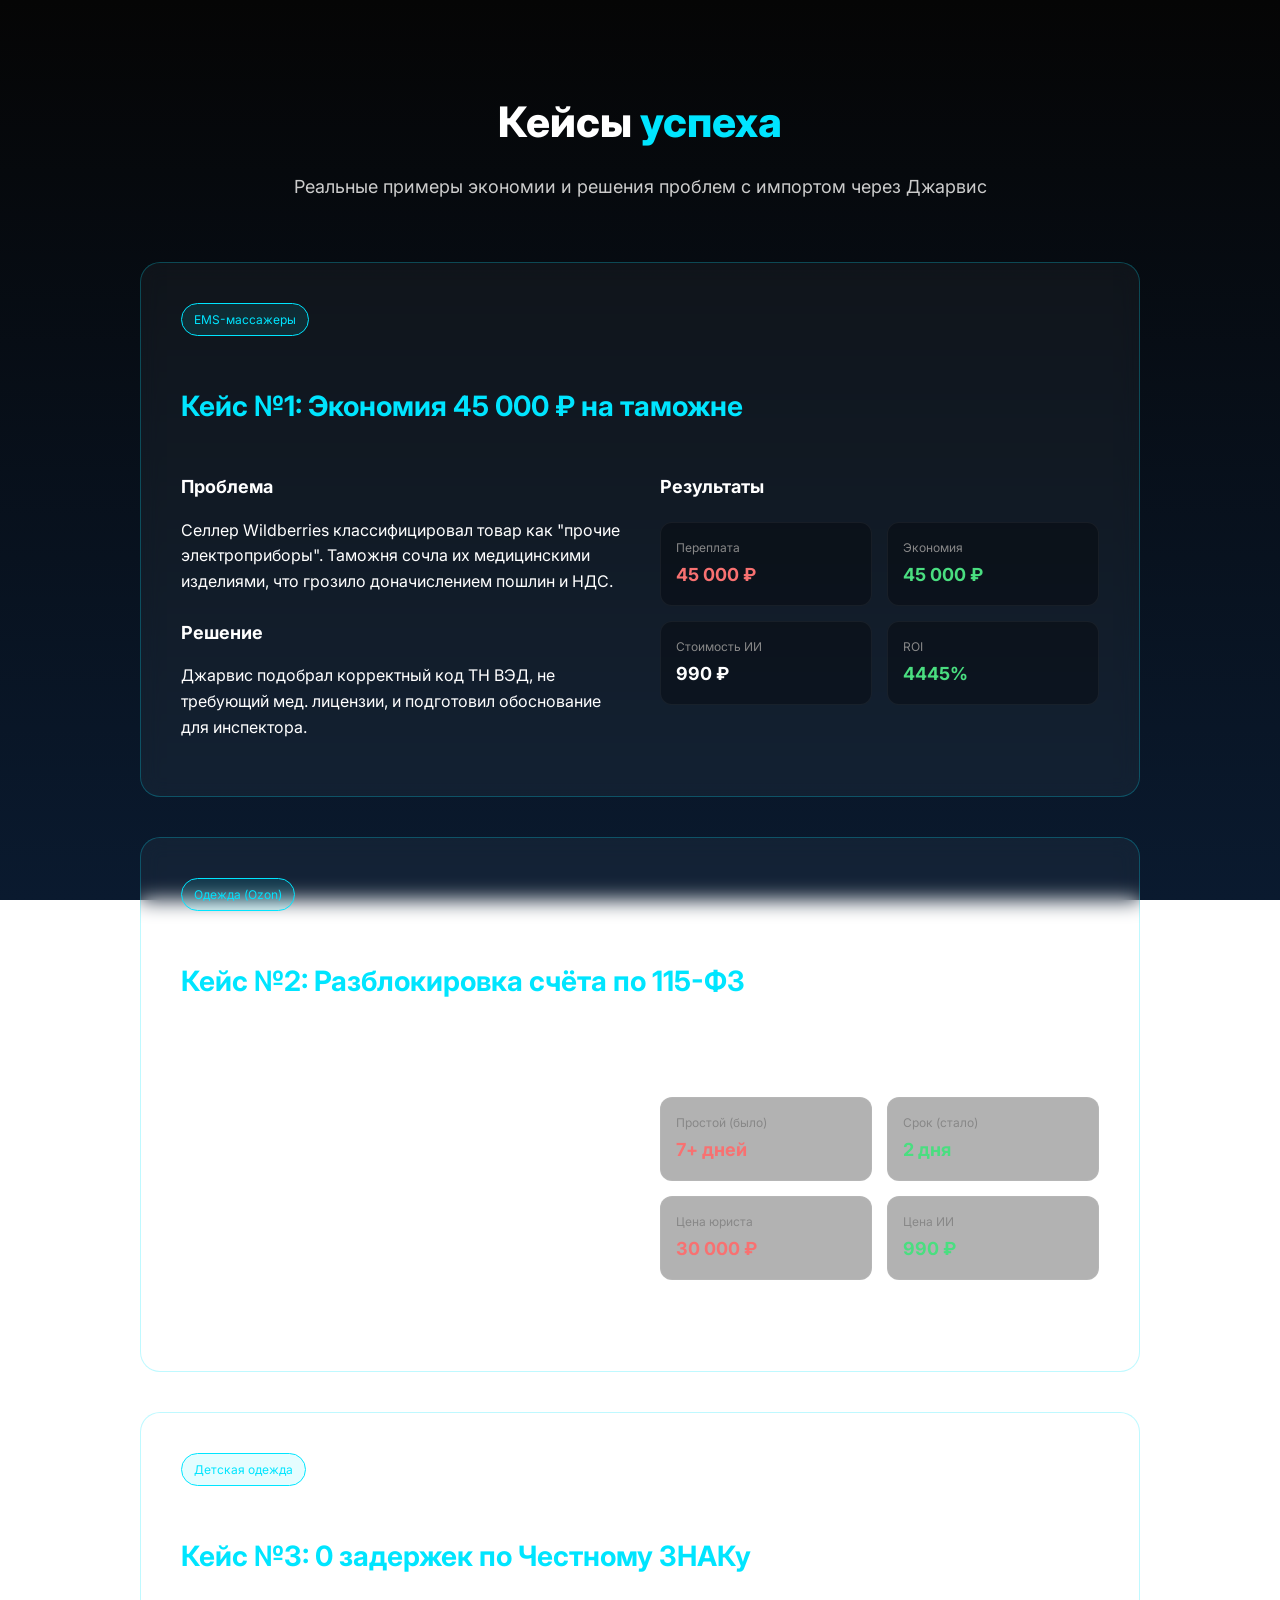
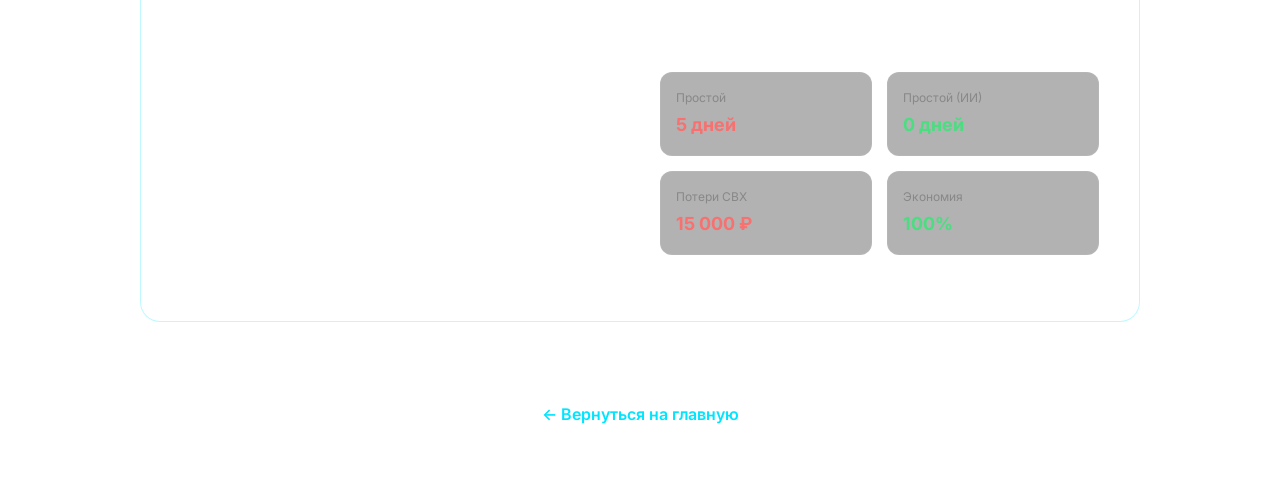
<file: cases/index.html>
<!DOCTYPE html>
<html lang="ru">
<head>
<meta charset="UTF-8" />
<meta name="viewport" content="width=device-width, initial-scale=1.0" />
<title>Кейсы — Джарвис ВЭД Эксперт</title>
<meta name="description" content="Разбор реальных кейсов селлеров Wildberries и Ozon: как ИИ-брокер помогает экономить на пошлинах, избегать штрафов и ускорять импорт из Китая." />
<link rel="icon" href="../favicon.png" type="image/png">
<link rel="preconnect" href="https://fonts.googleapis.com" />
<link rel="preconnect" href="https://fonts.gstatic.com" crossorigin />
<link href="https://fonts.googleapis.com/css2?family=Inter:wght@400;500;600;700;800;900&display=swap" rel="stylesheet" />
<style>
  :root {
    --cyan: #00E5FF;
    --bg-top: #050505;
    --bg-bot: #0A1A2F;
    --glass-bg: rgba(255, 255, 255, 0.04);
    --glass-border: rgba(0, 229, 255, 0.25);
    --text-white: #FFFFFF;
    --text-gray: #CCCCCC;
    --text-muted: #888888;
  }
  body {
    font-family: 'Inter', sans-serif;
    background: linear-gradient(180deg, var(--bg-top) 0%, var(--bg-bot) 100%);
    background-attachment: fixed;
    color: var(--text-white);
    margin: 0;
    padding: 0;
    line-height: 1.6;
  }
  .container { max-width: 1000px; margin: 0 auto; padding: 60px 24px; }
  .header { text-align: center; margin-bottom: 60px; }
  .header h1 { font-size: 42px; font-weight: 800; margin-bottom: 16px; }
  .header p { color: var(--text-gray); font-size: 18px; }
  .case-card {
    background: var(--glass-bg);
    border: 1px solid var(--glass-border);
    border-radius: 20px;
    padding: 40px;
    margin-bottom: 40px;
    backdrop-filter: blur(10px);
    transition: transform 0.3s ease;
  }
  .case-card:hover { transform: translateY(-5px); border-color: var(--cyan); }
  .case-tag {
    display: inline-block;
    padding: 6px 12px;
    background: rgba(0, 229, 255, 0.1);
    border: 1px solid var(--cyan);
    border-radius: 100px;
    font-size: 12px;
    color: var(--cyan);
    margin-bottom: 20px;
  }
  .case-title { font-size: 28px; font-weight: 700; margin-bottom: 20px; color: var(--cyan); }
  .case-body { display: grid; grid-template-columns: 1fr 1fr; gap: 40px; }
  @media (max-width: 768px) { .case-body { grid-template-columns: 1fr; } }
  .case-subtitle { font-size: 18px; font-weight: 700; margin-bottom: 12px; color: #fff; }
  .case-results-grid { display: grid; grid-template-columns: 1fr 1fr; gap: 15px; margin-top: 20px; }
  .result-item { background: rgba(0,0,0,0.3); padding: 15px; border-radius: 12px; border: 1px solid rgba(255,255,255,0.05); }
  .result-label { font-size: 12px; color: var(--text-muted); margin-bottom: 4px; }
  .result-value { font-size: 18px; font-weight: 700; }
  .result-value.green { color: #4ADE80; }
  .result-value.red { color: #F87171; }
  .back-link {
    display: inline-flex;
    align-items: center;
    gap: 8px;
    margin-top: 40px;
    color: var(--cyan);
    text-decoration: none;
    font-weight: 600;
  }
</style>
</head>
<body>
<div class="container">
  <div class="header">
    <h1>Кейсы <span style="color:var(--cyan)">успеха</span></h1>
    <p>Реальные примеры экономии и решения проблем с импортом через Джарвис</p>
  </div>

  <!-- Case 1 -->
  <div class="case-card">
    <div class="case-tag">EMS-массажеры</div>
    <h3 class="case-title">Кейс №1: Экономия 45 000 ₽ на таможне</h3>
    <div class="case-body">
      <div>
        <h4 class="case-subtitle">Проблема</h4>
        <p>Селлер Wildberries классифицировал товар как "прочие электроприборы". Таможня сочла их медицинскими изделиями, что грозило доначислением пошлин и НДС.</p>
        <h4 class="case-subtitle">Решение</h4>
        <p>Джарвис подобрал корректный код ТН ВЭД, не требующий мед. лицензии, и подготовил обоснование для инспектора.</p>
      </div>
      <div>
        <h4 class="case-subtitle">Результаты</h4>
        <div class="case-results-grid">
          <div class="result-item"><div class="result-label">Переплата</div><div class="result-value red">45 000 ₽</div></div>
          <div class="result-item"><div class="result-label">Экономия</div><div class="result-value green">45 000 ₽</div></div>
          <div class="result-item"><div class="result-label">Стоимость ИИ</div><div class="result-value">990 ₽</div></div>
          <div class="result-item"><div class="result-label">ROI</div><div class="result-value green">4445%</div></div>
        </div>
      </div>
    </div>
  </div>

  <!-- Case 2 -->
  <div class="case-card">
    <div class="case-tag">Одежда (Ozon)</div>
    <h3 class="case-title">Кейс №2: Разблокировка счёта по 115-ФЗ</h3>
    <div class="case-body">
      <div>
        <h4 class="case-subtitle">Проблема</h4>
        <p>Банк заблокировал счёт из-за платежей байеру в Китай. Требовалось срочное подтверждение легальности операций.</p>
        <h4 class="case-subtitle">Решение</h4>
        <p>Джарвис за 15 минут сформировал полный пакет документов (инвойсы, контракты, пояснения) для финмониторинга.</p>
      </div>
      <div>
        <h4 class="case-subtitle">Результаты</h4>
        <div class="case-results-grid">
          <div class="result-item"><div class="result-label">Простой (было)</div><div class="result-value red">7+ дней</div></div>
          <div class="result-item"><div class="result-label">Срок (стало)</div><div class="result-value green">2 дня</div></div>
          <div class="result-item"><div class="result-label">Цена юриста</div><div class="result-value red">30 000 ₽</div></div>
          <div class="result-item"><div class="result-label">Цена ИИ</div><div class="result-value green">990 ₽</div></div>
        </div>
      </div>
    </div>
  </div>

  <!-- Case 3 -->
  <div class="case-card">
    <div class="case-tag">Детская одежда</div>
    <h3 class="case-title">Кейс №3: 0 задержек по Честному ЗНАКу</h3>
    <div class="case-body">
      <div>
        <h4 class="case-subtitle">Проблема</h4>
        <p>Постоянные простои на СВХ из-за ошибок в маркировке. Потери на хранении составляли до 15 000 ₽ за партию.</p>
        <h4 class="case-subtitle">Решение</h4>
        <p>Джарвис внедрил систему пред-проверки маркировки поставщика по стандартам РФ.</p>
      </div>
      <div>
        <h4 class="case-subtitle">Результаты</h4>
        <div class="case-results-grid">
          <div class="result-item"><div class="result-label">Простой</div><div class="result-value red">5 дней</div></div>
          <div class="result-item"><div class="result-label">Простой (ИИ)</div><div class="result-value green">0 дней</div></div>
          <div class="result-item"><div class="result-label">Потери СВХ</div><div class="result-value red">15 000 ₽</div></div>
          <div class="result-item"><div class="result-label">Экономия</div><div class="result-value green">100%</div></div>
        </div>
      </div>
    </div>
  </div>

  <div style="text-align: center;">
    <a href="/" class="back-link">← Вернуться на главную</a>
  </div>
</div>
</body>
</html>
</file>
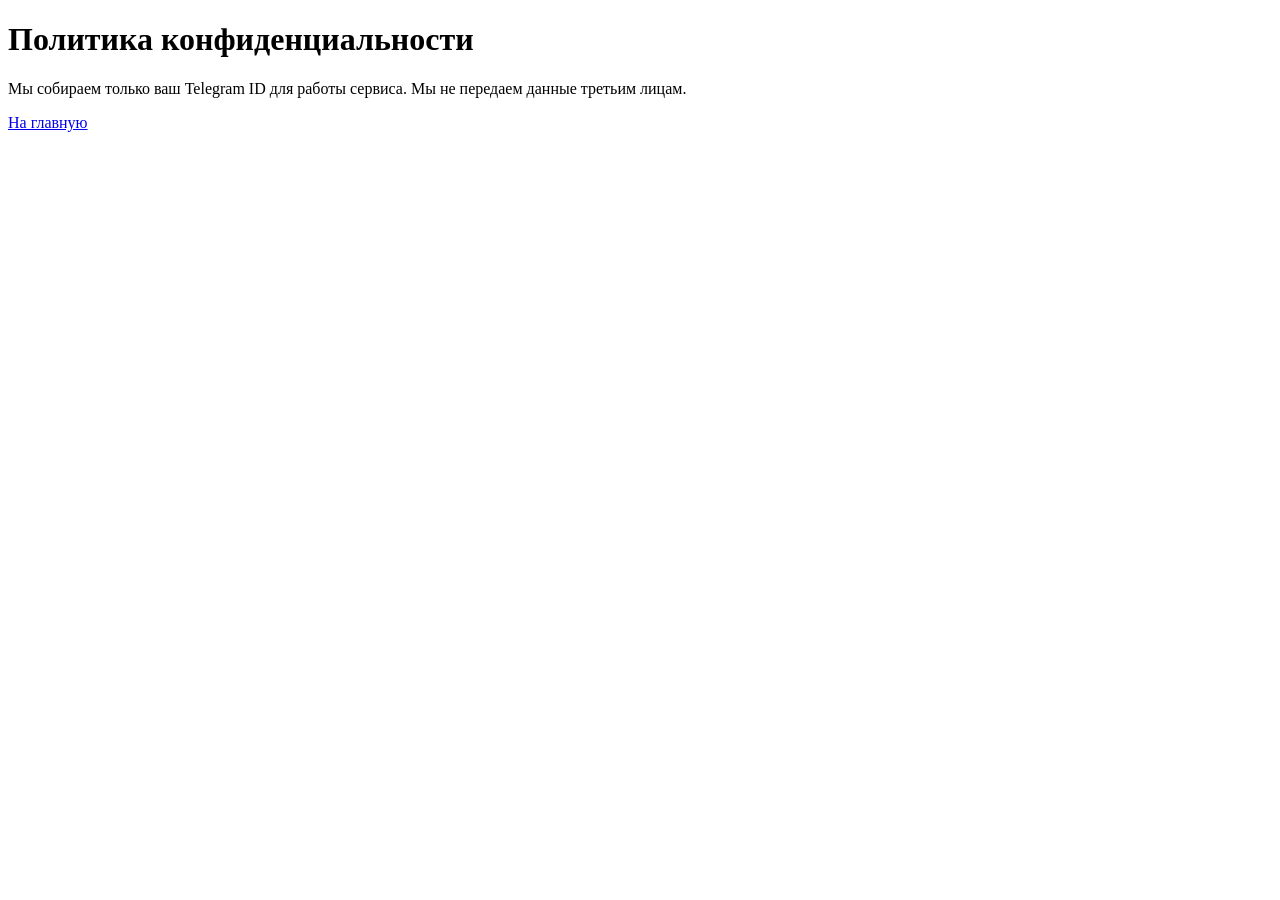
<file: legal/privacy.html>
<!DOCTYPE html>
<html lang="ru">
<head><meta charset="UTF-8"><title>Политика конфиденциальности</title></head>
<body>
    <h1>Политика конфиденциальности</h1>
    <p>Мы собираем только ваш Telegram ID для работы сервиса. Мы не передаем данные третьим лицам.</p>
    <a href="/">На главную</a>
</body>
</html>
</file>
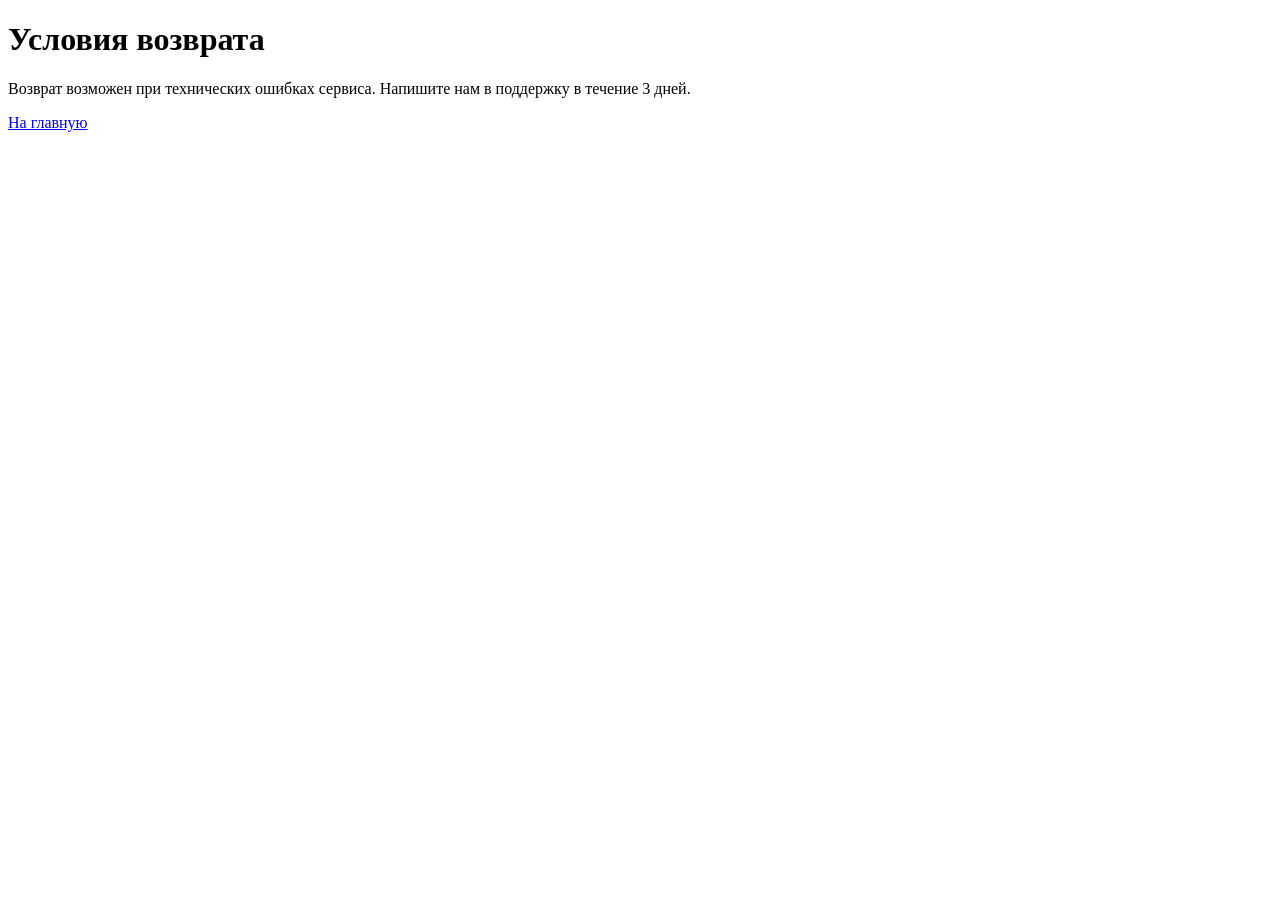
<file: legal/refund.html>
<!DOCTYPE html>
<html lang="ru">
<head><meta charset="UTF-8"><title>Условия возврата</title></head>
<body>
    <h1>Условия возврата</h1>
    <p>Возврат возможен при технических ошибках сервиса. Напишите нам в поддержку в течение 3 дней.</p>
    <a href="/">На главную</a>
</body>
</html>
</file>
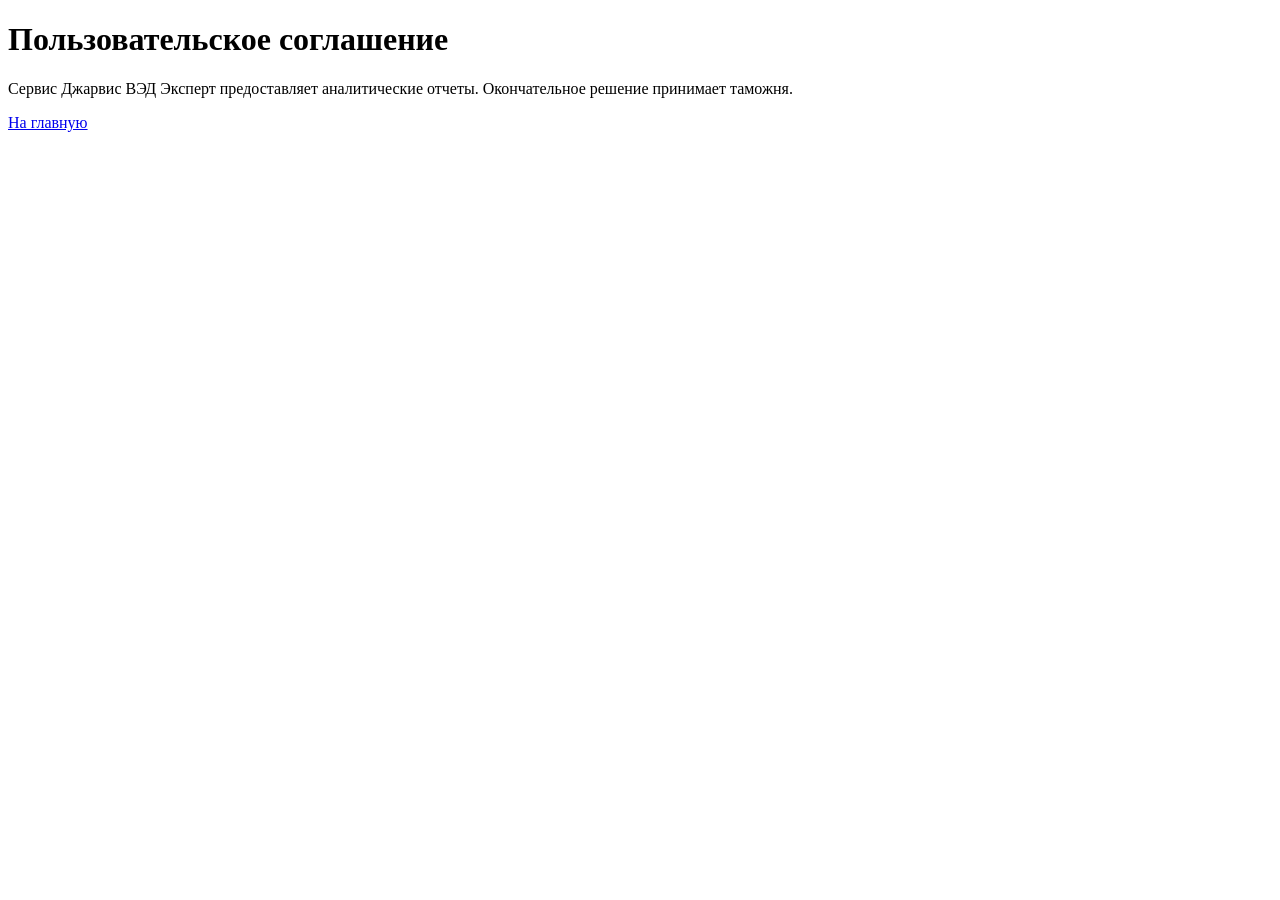
<file: legal/terms.html>
<!DOCTYPE html>
<html lang="ru">
<head><meta charset="UTF-8"><title>Пользовательское соглашение</title></head>
<body>
    <h1>Пользовательское соглашение</h1>
    <p>Сервис Джарвис ВЭД Эксперт предоставляет аналитические отчеты. Окончательное решение принимает таможня.</p>
    <a href="/">На главную</a>
</body>
</html>
</file>
